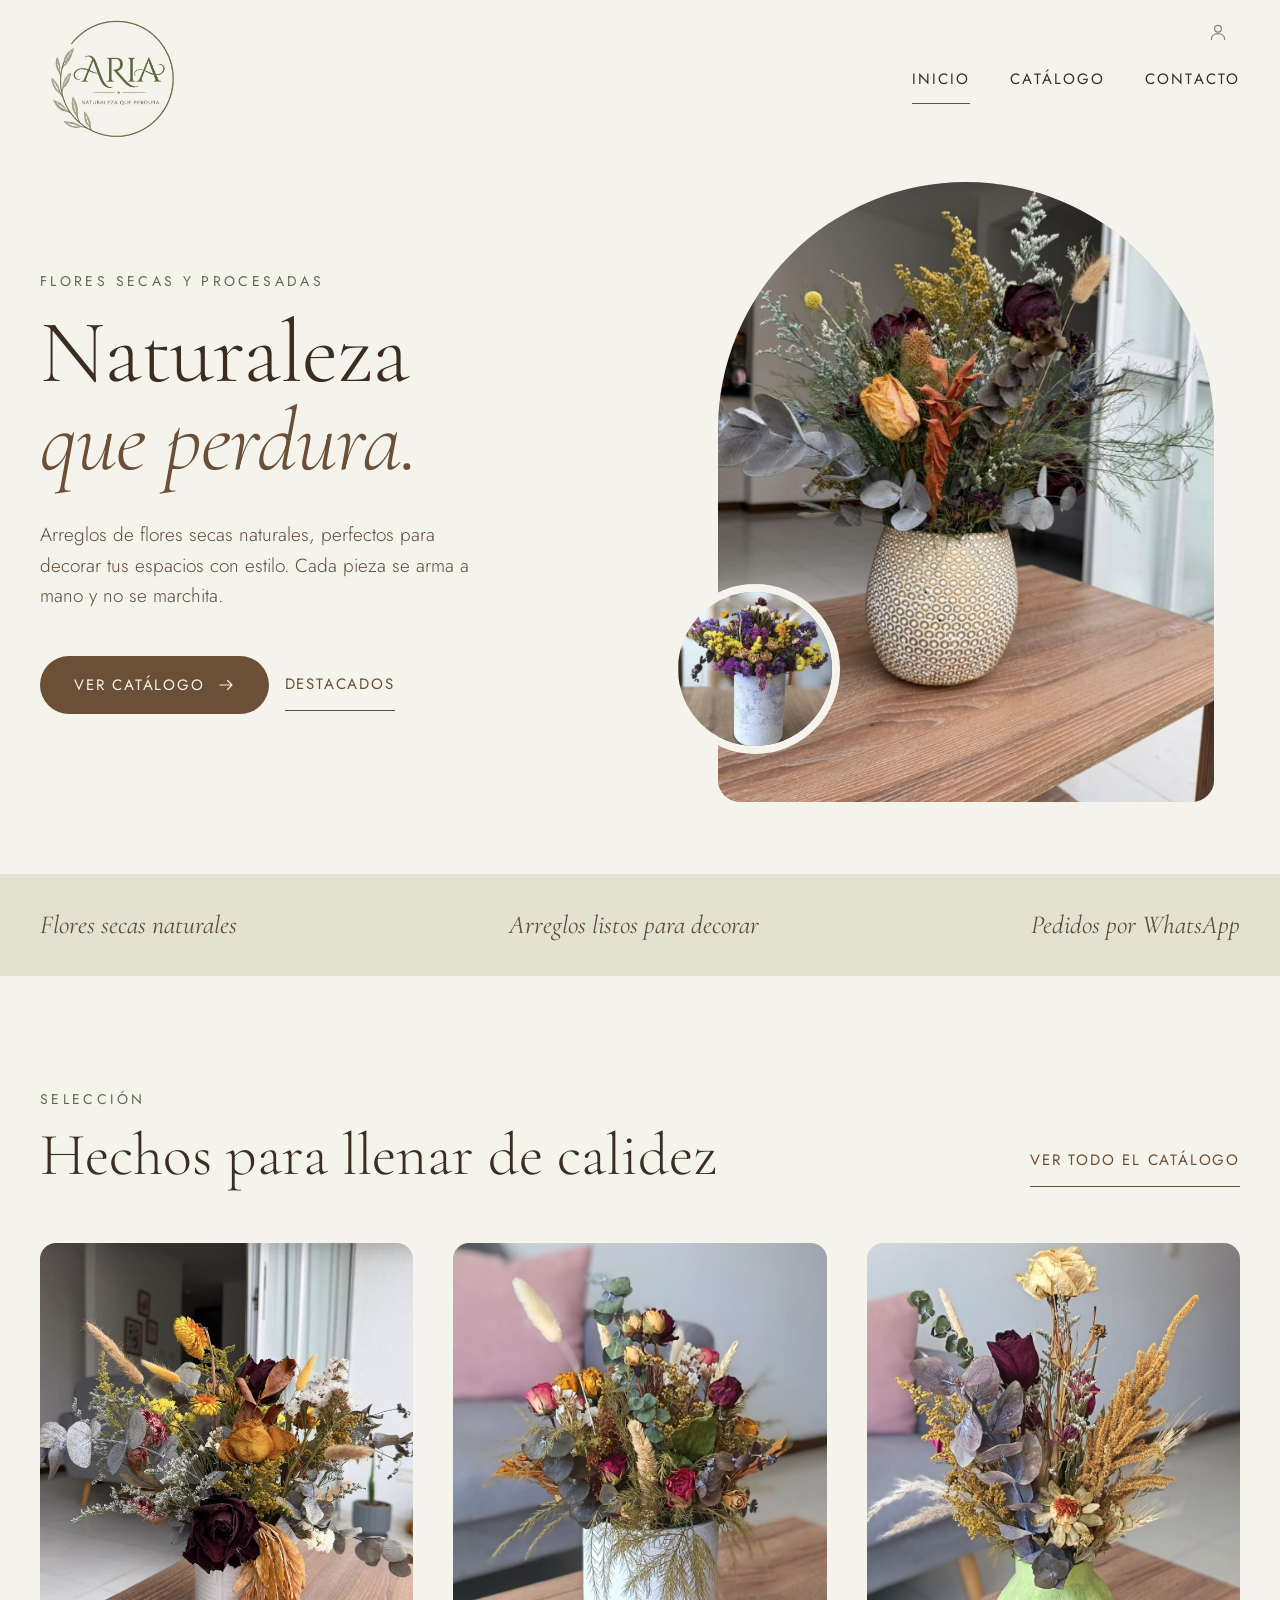
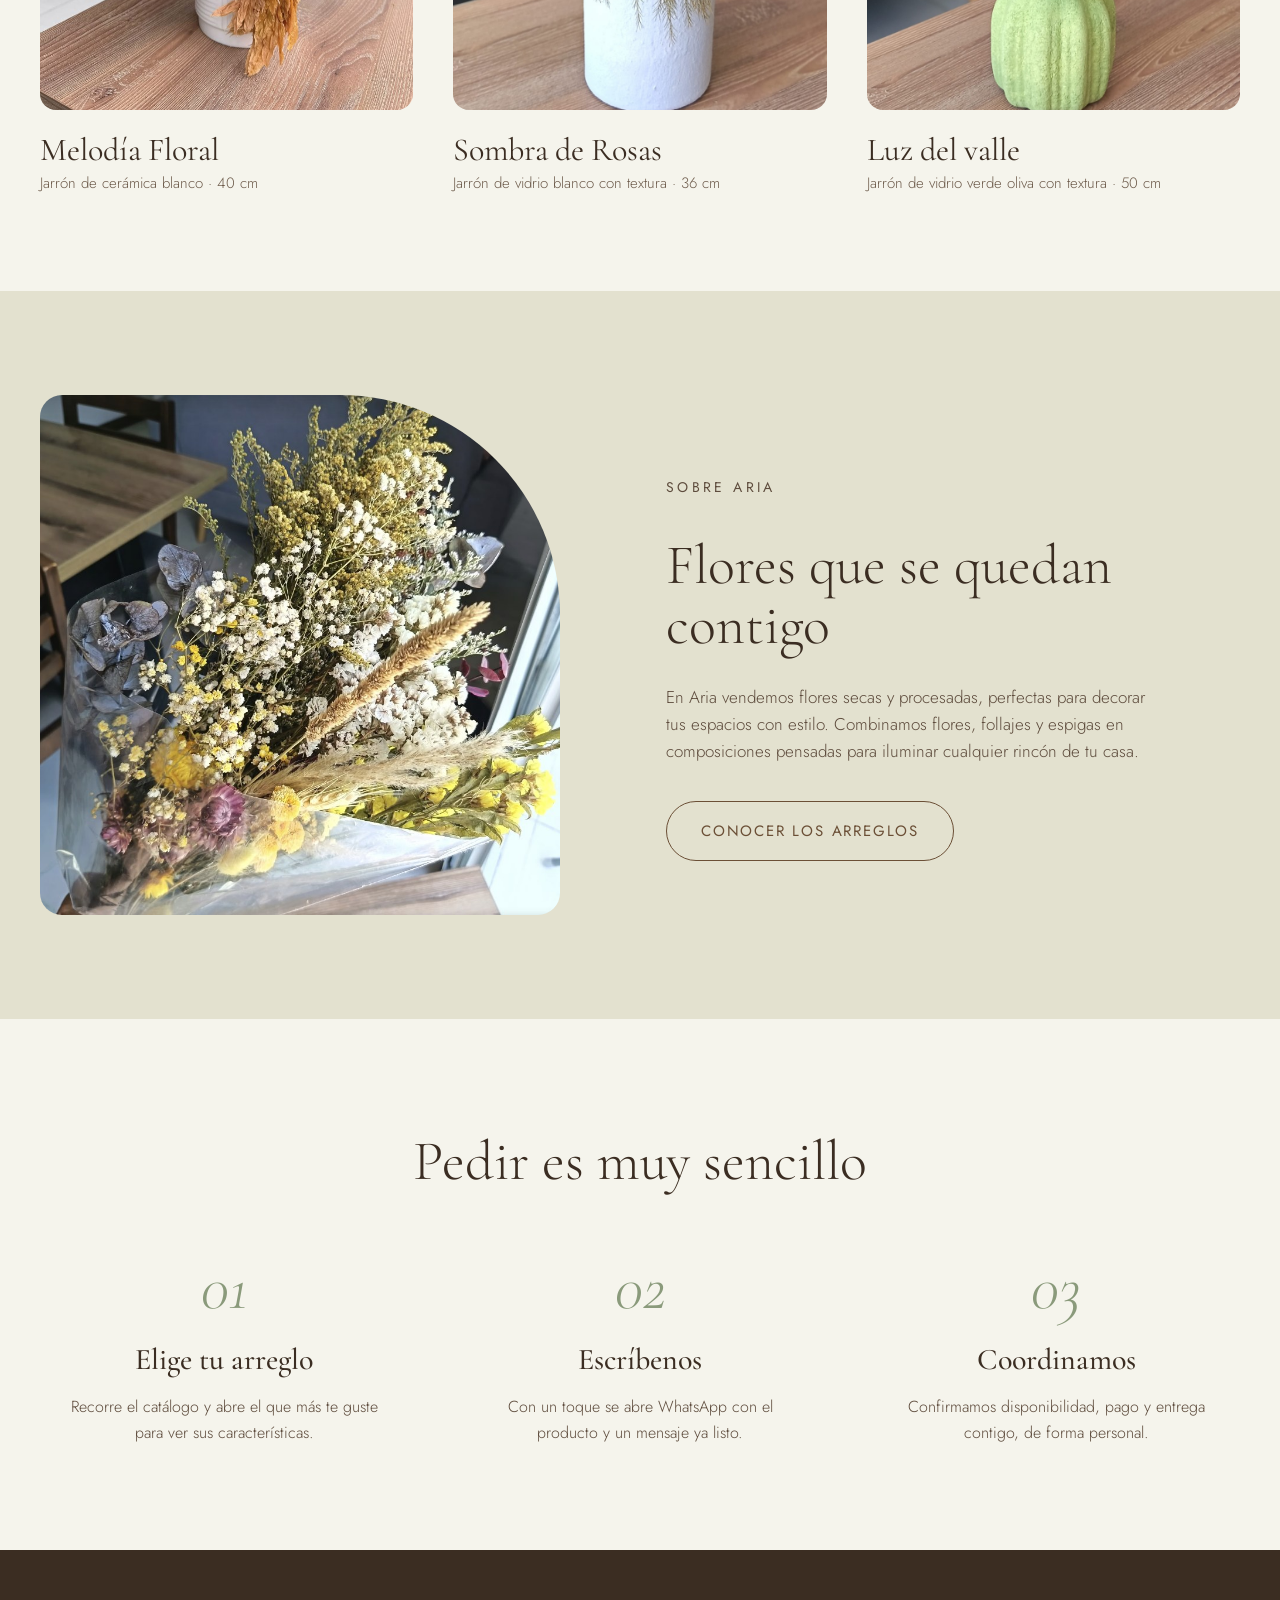
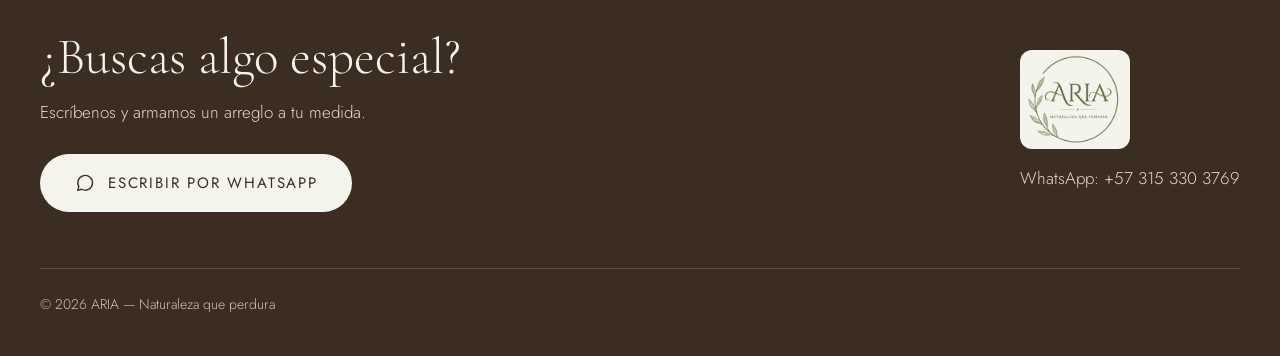
<file: public/index.html>
<!doctype html>
<html lang="es">
<head>
<meta charset="utf-8">
<meta name="viewport" content="width=device-width, initial-scale=1">
<title>ARIA — Naturaleza que perdura</title>
<meta name="description" content="Flores secas y procesadas, perfectas para decorar tus espacios con estilo.">
<meta property="og:type" content="website">
<meta property="og:site_name" content="ARIA">
<meta property="og:title" content="ARIA — Naturaleza que perdura">
<meta property="og:description" content="Flores secas y procesadas, perfectas para decorar tus espacios con estilo.">
<meta property="og:image" content="https://aria-flowers.com/img/dulce-ocre.jpg">
<meta property="og:url" content="https://aria-flowers.com/">
<meta name="twitter:card" content="summary_large_image">
<link rel="icon" href="img/aria-logo.png">
<link rel="preconnect" href="https://fonts.googleapis.com">
<link rel="preconnect" href="https://fonts.gstatic.com" crossorigin>
<link rel="stylesheet" href="https://fonts.googleapis.com/css2?family=Cormorant+Garamond:ital,wght@0,300;0,400;0,500;1,300;1,400&family=Jost:wght@300;400;500&display=swap">
<link rel="stylesheet" href="styles.css">
</head>
<body>
<header class="wrap site-header">
<a class="logo" href="index.html" aria-label="ARIA, inicio"><img src="img/aria-logo.png" alt=""></a>
<nav class="nav" aria-label="Principal">
<a href="index.html" class="on">Inicio</a>
<a href="catalogo.html">Catálogo</a>
<a href="#contacto">Contacto</a>
</nav>
<a class="admin-link" href="admin/" aria-label="Administrar" title="Administrar" rel="nofollow"><svg width="20" height="20" viewBox="0 0 24 24" fill="none" stroke="currentColor" stroke-width="1.5" stroke-linecap="round" stroke-linejoin="round" aria-hidden="true"><circle cx="12" cy="8" r="4"/><path d="M4 21c0-4.4 3.6-7 8-7s8 2.6 8 7"/></svg></a>
</header>
<main>
<section class="wrap hero">
<div class="hero-text">
<p class="eyebrow">Flores secas y procesadas</p>
<h1>Naturaleza<br><em>que perdura.</em></h1>
<p class="lead">Arreglos de flores secas naturales, perfectos para decorar tus espacios con estilo. Cada pieza se arma a mano y no se marchita.</p>
<div class="hero-cta">
<a class="btn" href="catalogo.html">Ver catálogo <svg width="18" height="18" viewBox="0 0 24 24" fill="none" stroke="currentColor" stroke-width="1.5" stroke-linecap="round" stroke-linejoin="round" aria-hidden="true"><path d="M4 12h16M14 6l6 6-6 6"/></svg></a>
<a class="link-u" href="#destacados">Destacados</a>
</div>
</div>
<div class="hero-art"><div class="hero-frame">
<div class="arch"><img src="img/dulce-ocre.jpg" alt="Dulce Ocre: Jarrón de cerámica dorado ocre · 45 cm"></div>
<div class="dot"><img src="img/amor-primaveral.jpg" alt="Amor primaveral"></div>
</div></div>
</section>

<section class="band" aria-label="Valores"><div class="wrap">
<span>Flores secas naturales</span><span>Arreglos listos para decorar</span><span>Pedidos por WhatsApp</span>
</div></section>

<section class="wrap section" id="destacados">
<div class="section-head">
<div><p class="eyebrow" style="margin-bottom:14px">Selección</p><h2>Hechos para llenar de calidez</h2></div>
<a class="link-u" href="catalogo.html">Ver todo el catálogo</a>
</div>
<div class="grid">
<a class="card" href="p/melodia-floral.html" data-cat="jarron">
<div class="ph"><img src="img/melodia-floral.jpg" alt="Melodía Floral: Jarrón de cerámica blanco · 40 cm" loading="lazy"></div>
<h3>Melodía Floral</h3>
<p>Jarrón de cerámica blanco · 40 cm</p>
</a>
<a class="card" href="p/sombra-de-rosas.html" data-cat="jarron">
<div class="ph"><img src="img/sombra-de-rosas.jpg" alt="Sombra de Rosas: Jarrón de vidrio blanco con textura · 36 cm" loading="lazy"></div>
<h3>Sombra de Rosas</h3>
<p>Jarrón de vidrio blanco con textura · 36 cm</p>
</a>
<a class="card" href="p/luz-del-valle.html" data-cat="jarron">
<div class="ph"><img src="img/luz-del-valle-1.jpg" alt="Luz del valle: Jarrón de vidrio verde oliva con textura · 50 cm" loading="lazy"></div>
<h3>Luz del valle</h3>
<p>Jarrón de vidrio verde oliva con textura · 50 cm</p>
</a>
</div>
</section>

<section class="about"><div class="wrap">
<div class="pic"><div><img src="img/eternidad-dorada-1.jpg" alt="Eternidad dorada: Ramo de flores secas y follajes" loading="lazy"></div></div>
<div class="txt">
<p class="eyebrow">Sobre Aria</p>
<h2>Flores que se quedan contigo</h2>
<p>En Aria vendemos flores secas y procesadas, perfectas para decorar tus espacios con estilo. Combinamos flores, follajes y espigas en composiciones pensadas para iluminar cualquier rincón de tu casa.</p>
<a class="btn btn-outline" href="catalogo.html">Conocer los arreglos</a>
</div>
</div></section>

<section class="wrap section steps" style="padding-top:112px;padding-bottom:104px">
<h2>Pedir es muy sencillo</h2>
<div class="row">
<div class="step"><div class="n">01</div><h3>Elige tu arreglo</h3><p>Recorre el catálogo y abre el que más te guste para ver sus características.</p></div>
<div class="step"><div class="n">02</div><h3>Escríbenos</h3><p>Con un toque se abre WhatsApp con el producto y un mensaje ya listo.</p></div>
<div class="step"><div class="n">03</div><h3>Coordinamos</h3><p>Confirmamos disponibilidad, pago y entrega contigo, de forma personal.</p></div>
</div>
</section>
</main>
<footer class="site-footer" id="contacto">
<div class="wrap">
<div class="top">
<div>
<h2>¿Buscas algo especial?</h2>
<p>Escríbenos y armamos un arreglo a tu medida.</p>
<a class="btn btn-light" href="https://wa.me/573153303769?text=Hola%2C%20vi%20su%20p%C3%A1gina%20y%20quisiera%20informaci%C3%B3n%20sobre%20un%20arreglo." target="_blank" rel="noopener"><svg width="22" height="22" viewBox="0 0 24 24" fill="none" stroke="currentColor" stroke-width="1.5" stroke-linecap="round" stroke-linejoin="round" aria-hidden="true"><path d="M4 20l1.3-4.2A8 8 0 1 1 8.4 18.8z"/></svg> Escribir por WhatsApp</a>
</div>
<div>
<img src="img/aria-logo.png" alt="ARIA, Naturaleza que perdura">
<p class="tel">WhatsApp: +57 315 330 3769</p>
</div>
</div>
<div class="copy">© 2026 ARIA — Naturaleza que perdura</div>
</div>
</footer>
</body>
</html>
</file>
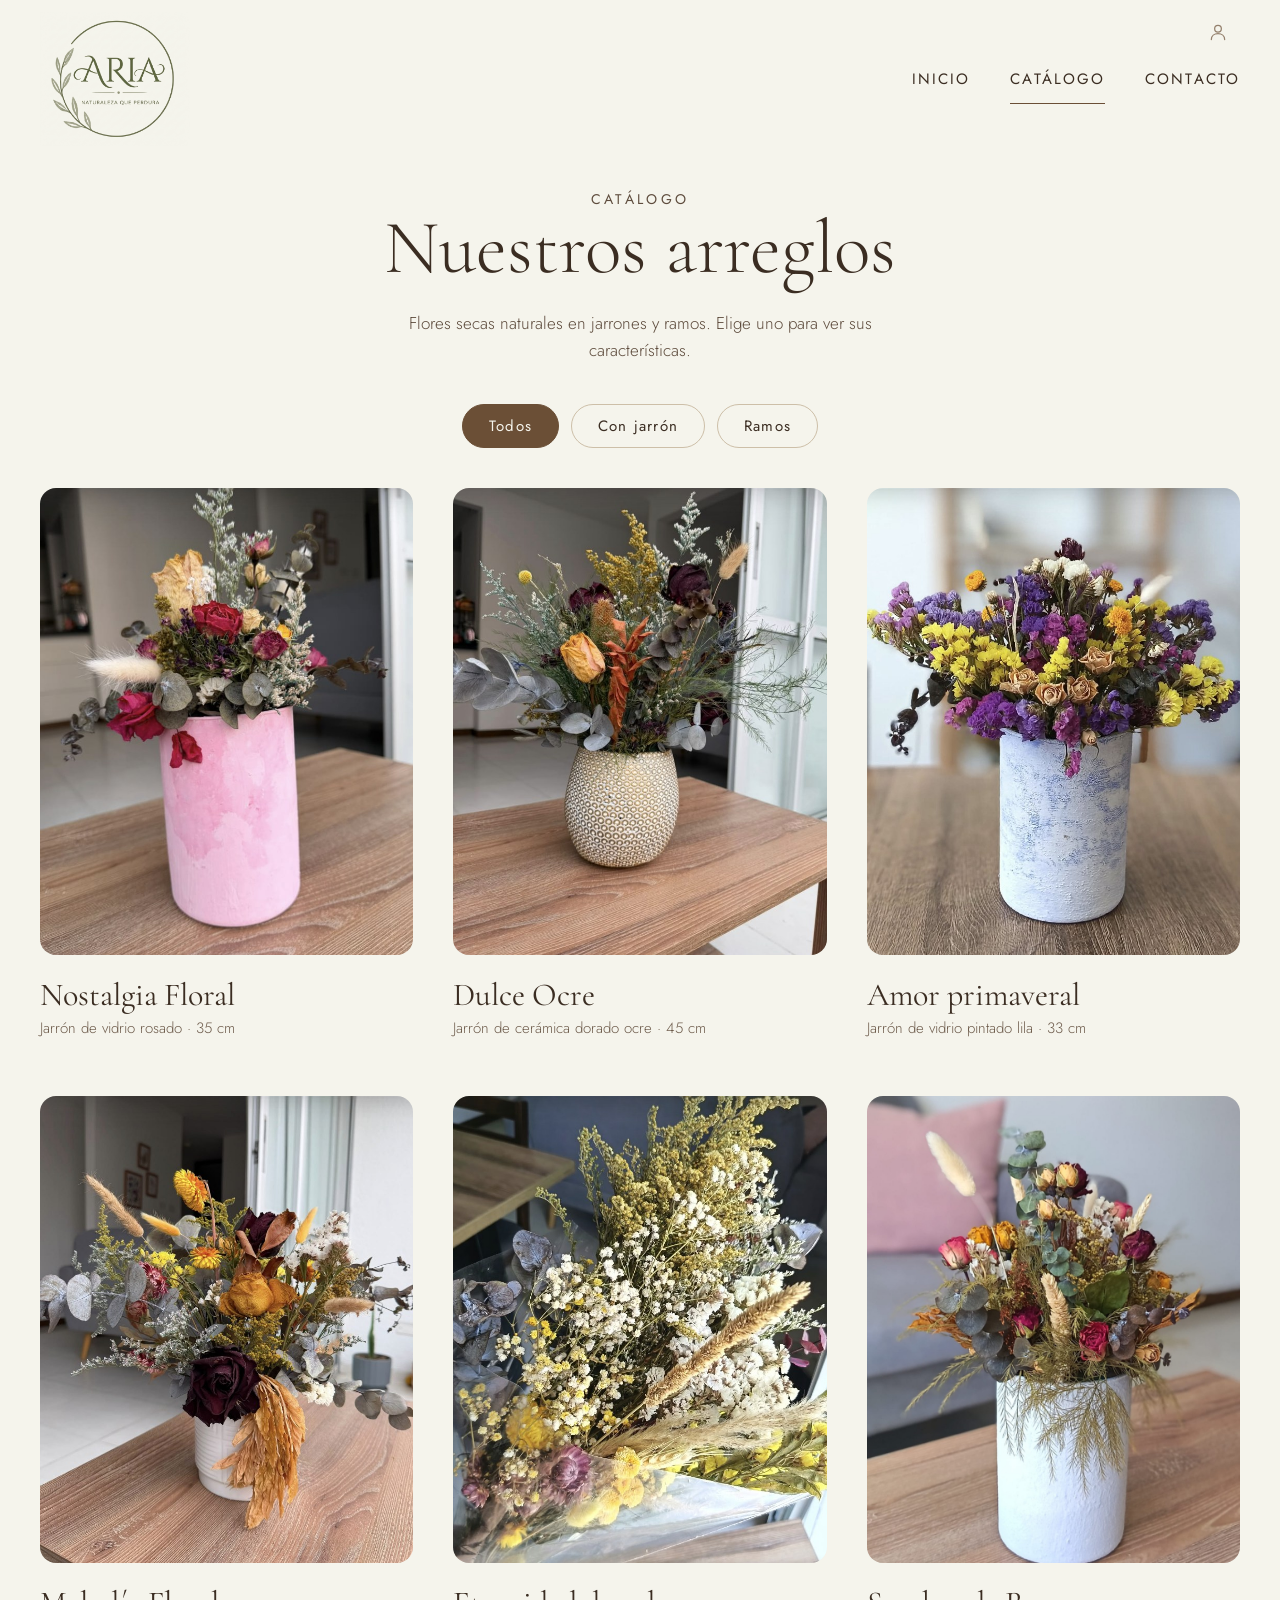
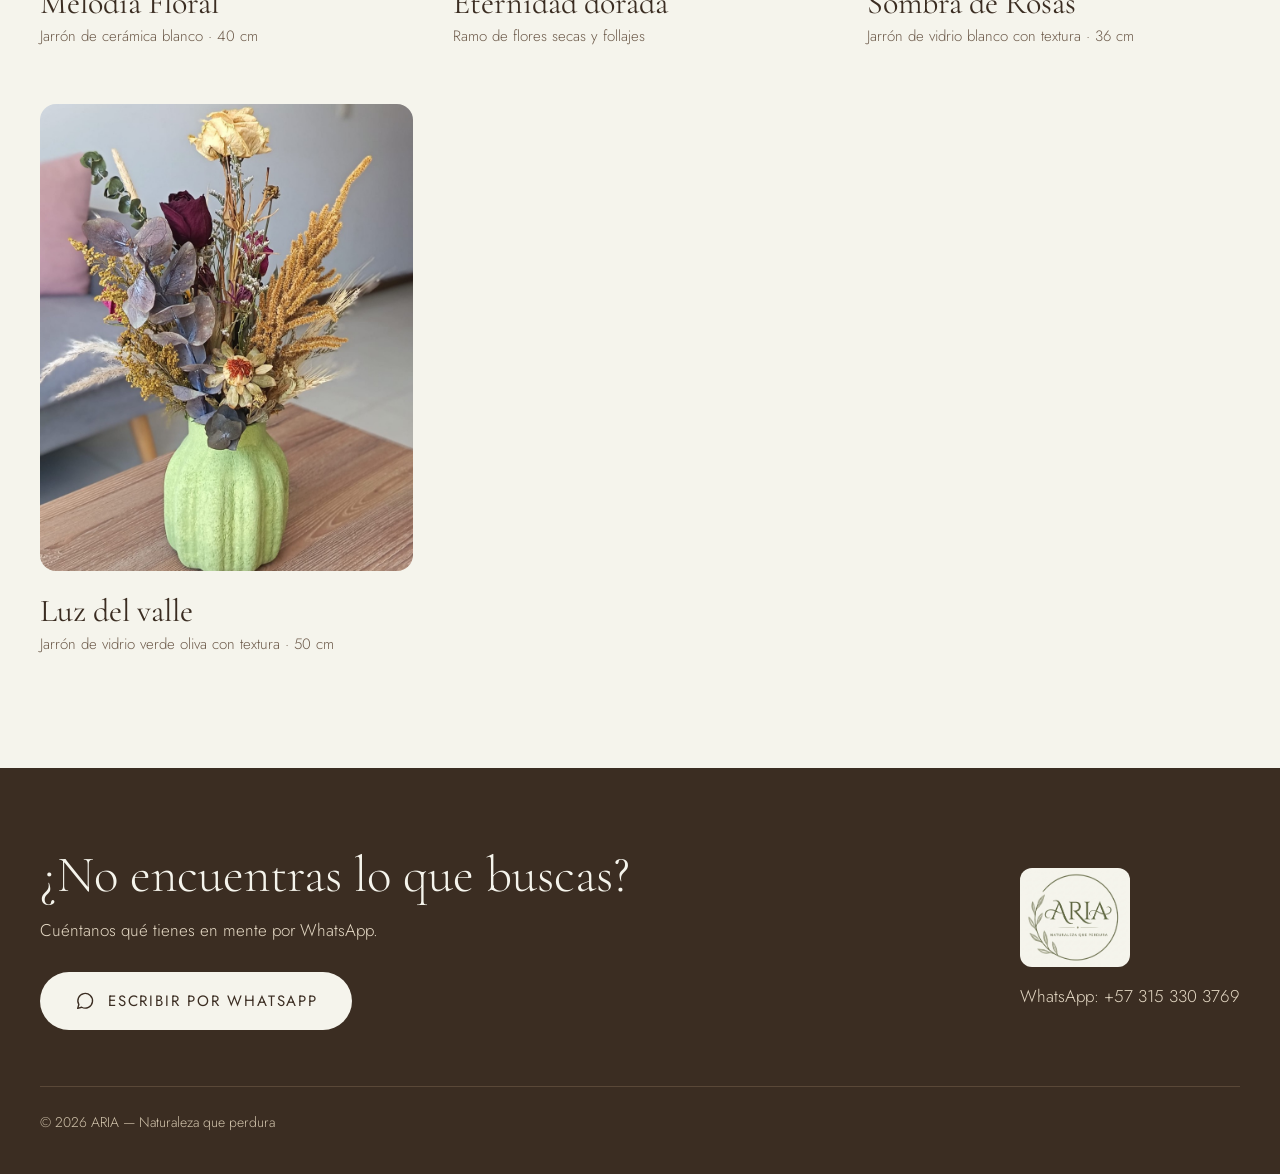
<file: public/catalogo.html>
<!doctype html>
<html lang="es">
<head>
<meta charset="utf-8">
<meta name="viewport" content="width=device-width, initial-scale=1">
<title>Catálogo — ARIA</title>
<meta name="description" content="Arreglos de flores secas naturales en jarrones y ramos.">
<meta property="og:type" content="website">
<meta property="og:site_name" content="ARIA">
<meta property="og:title" content="Catálogo — ARIA">
<meta property="og:description" content="Arreglos de flores secas naturales en jarrones y ramos.">
<meta property="og:image" content="https://aria-flowers.com/img/nostalgia-floral.jpg">
<meta property="og:url" content="https://aria-flowers.com/catalogo">
<meta name="twitter:card" content="summary_large_image">
<link rel="icon" href="img/aria-logo.png">
<link rel="preconnect" href="https://fonts.googleapis.com">
<link rel="preconnect" href="https://fonts.gstatic.com" crossorigin>
<link rel="stylesheet" href="https://fonts.googleapis.com/css2?family=Cormorant+Garamond:ital,wght@0,300;0,400;0,500;1,300;1,400&family=Jost:wght@300;400;500&display=swap">
<link rel="stylesheet" href="styles.css">
</head>
<body>
<header class="wrap site-header">
<a class="logo" href="index.html" aria-label="ARIA, inicio"><img src="img/aria-logo.png" alt=""></a>
<nav class="nav" aria-label="Principal">
<a href="index.html">Inicio</a>
<a href="catalogo.html" class="on">Catálogo</a>
<a href="#contacto">Contacto</a>
</nav>
<a class="admin-link" href="admin/" aria-label="Administrar" title="Administrar" rel="nofollow"><svg width="20" height="20" viewBox="0 0 24 24" fill="none" stroke="currentColor" stroke-width="1.5" stroke-linecap="round" stroke-linejoin="round" aria-hidden="true"><circle cx="12" cy="8" r="4"/><path d="M4 21c0-4.4 3.6-7 8-7s8 2.6 8 7"/></svg></a>
</header>
<main>
<section class="wrap page-title">
<p class="eyebrow">Catálogo</p>
<h1>Nuestros arreglos</h1>
<p>Flores secas naturales en jarrones y ramos. Elige uno para ver sus características.</p>
</section>
<div class="wrap chips" role="group" aria-label="Filtrar por tipo">
<button class="chip" type="button" data-f="todos" aria-pressed="true">Todos</button>
<button class="chip" type="button" data-f="jarron" aria-pressed="false">Con jarrón</button>
<button class="chip" type="button" data-f="ramo" aria-pressed="false">Ramos</button>
</div>
<section class="wrap catalog"><div class="grid" id="lista">
<a class="card" href="p/nostalgia-floral.html" data-cat="jarron">
<div class="ph"><img src="img/nostalgia-floral.jpg" alt="Nostalgia Floral: Jarrón de vidrio rosado · 35 cm" loading="lazy"></div>
<h3>Nostalgia Floral</h3>
<p>Jarrón de vidrio rosado · 35 cm</p>
</a>
<a class="card" href="p/dulce-ocre.html" data-cat="jarron">
<div class="ph"><img src="img/dulce-ocre.jpg" alt="Dulce Ocre: Jarrón de cerámica dorado ocre · 45 cm" loading="lazy"></div>
<h3>Dulce Ocre</h3>
<p>Jarrón de cerámica dorado ocre · 45 cm</p>
</a>
<a class="card" href="p/amor-primaveral.html" data-cat="jarron">
<div class="ph"><img src="img/amor-primaveral.jpg" alt="Amor primaveral: Jarrón de vidrio pintado lila · 33 cm" loading="lazy"></div>
<h3>Amor primaveral</h3>
<p>Jarrón de vidrio pintado lila · 33 cm</p>
</a>
<a class="card" href="p/melodia-floral.html" data-cat="jarron">
<div class="ph"><img src="img/melodia-floral.jpg" alt="Melodía Floral: Jarrón de cerámica blanco · 40 cm" loading="lazy"></div>
<h3>Melodía Floral</h3>
<p>Jarrón de cerámica blanco · 40 cm</p>
</a>
<a class="card" href="p/eternidad-dorada.html" data-cat="ramo">
<div class="ph"><img src="img/eternidad-dorada-1.jpg" alt="Eternidad dorada: Ramo de flores secas y follajes" loading="lazy"></div>
<h3>Eternidad dorada</h3>
<p>Ramo de flores secas y follajes</p>
</a>
<a class="card" href="p/sombra-de-rosas.html" data-cat="jarron">
<div class="ph"><img src="img/sombra-de-rosas.jpg" alt="Sombra de Rosas: Jarrón de vidrio blanco con textura · 36 cm" loading="lazy"></div>
<h3>Sombra de Rosas</h3>
<p>Jarrón de vidrio blanco con textura · 36 cm</p>
</a>
<a class="card" href="p/luz-del-valle.html" data-cat="jarron">
<div class="ph"><img src="img/luz-del-valle-1.jpg" alt="Luz del valle: Jarrón de vidrio verde oliva con textura · 50 cm" loading="lazy"></div>
<h3>Luz del valle</h3>
<p>Jarrón de vidrio verde oliva con textura · 50 cm</p>
</a>
</div></section>
</main>
<script>
(function(){
  var chips=document.querySelectorAll('.chip'),cards=document.querySelectorAll('#lista .card');
  chips.forEach(function(c){c.addEventListener('click',function(){
    var f=c.getAttribute('data-f');
    chips.forEach(function(x){x.setAttribute('aria-pressed',x===c)});
    cards.forEach(function(k){k.hidden=!(f==='todos'||k.getAttribute('data-cat')===f)});
  })});
})();
</script>
<footer class="site-footer" id="contacto">
<div class="wrap">
<div class="top">
<div>
<h2>¿No encuentras lo que buscas?</h2>
<p>Cuéntanos qué tienes en mente por WhatsApp.</p>
<a class="btn btn-light" href="https://wa.me/573153303769?text=Hola%2C%20vi%20su%20p%C3%A1gina%20y%20quisiera%20informaci%C3%B3n%20sobre%20un%20arreglo." target="_blank" rel="noopener"><svg width="22" height="22" viewBox="0 0 24 24" fill="none" stroke="currentColor" stroke-width="1.5" stroke-linecap="round" stroke-linejoin="round" aria-hidden="true"><path d="M4 20l1.3-4.2A8 8 0 1 1 8.4 18.8z"/></svg> Escribir por WhatsApp</a>
</div>
<div>
<img src="img/aria-logo.png" alt="ARIA, Naturaleza que perdura">
<p class="tel">WhatsApp: +57 315 330 3769</p>
</div>
</div>
<div class="copy">© 2026 ARIA — Naturaleza que perdura</div>
</div>
</footer>
</body>
</html>
</file>
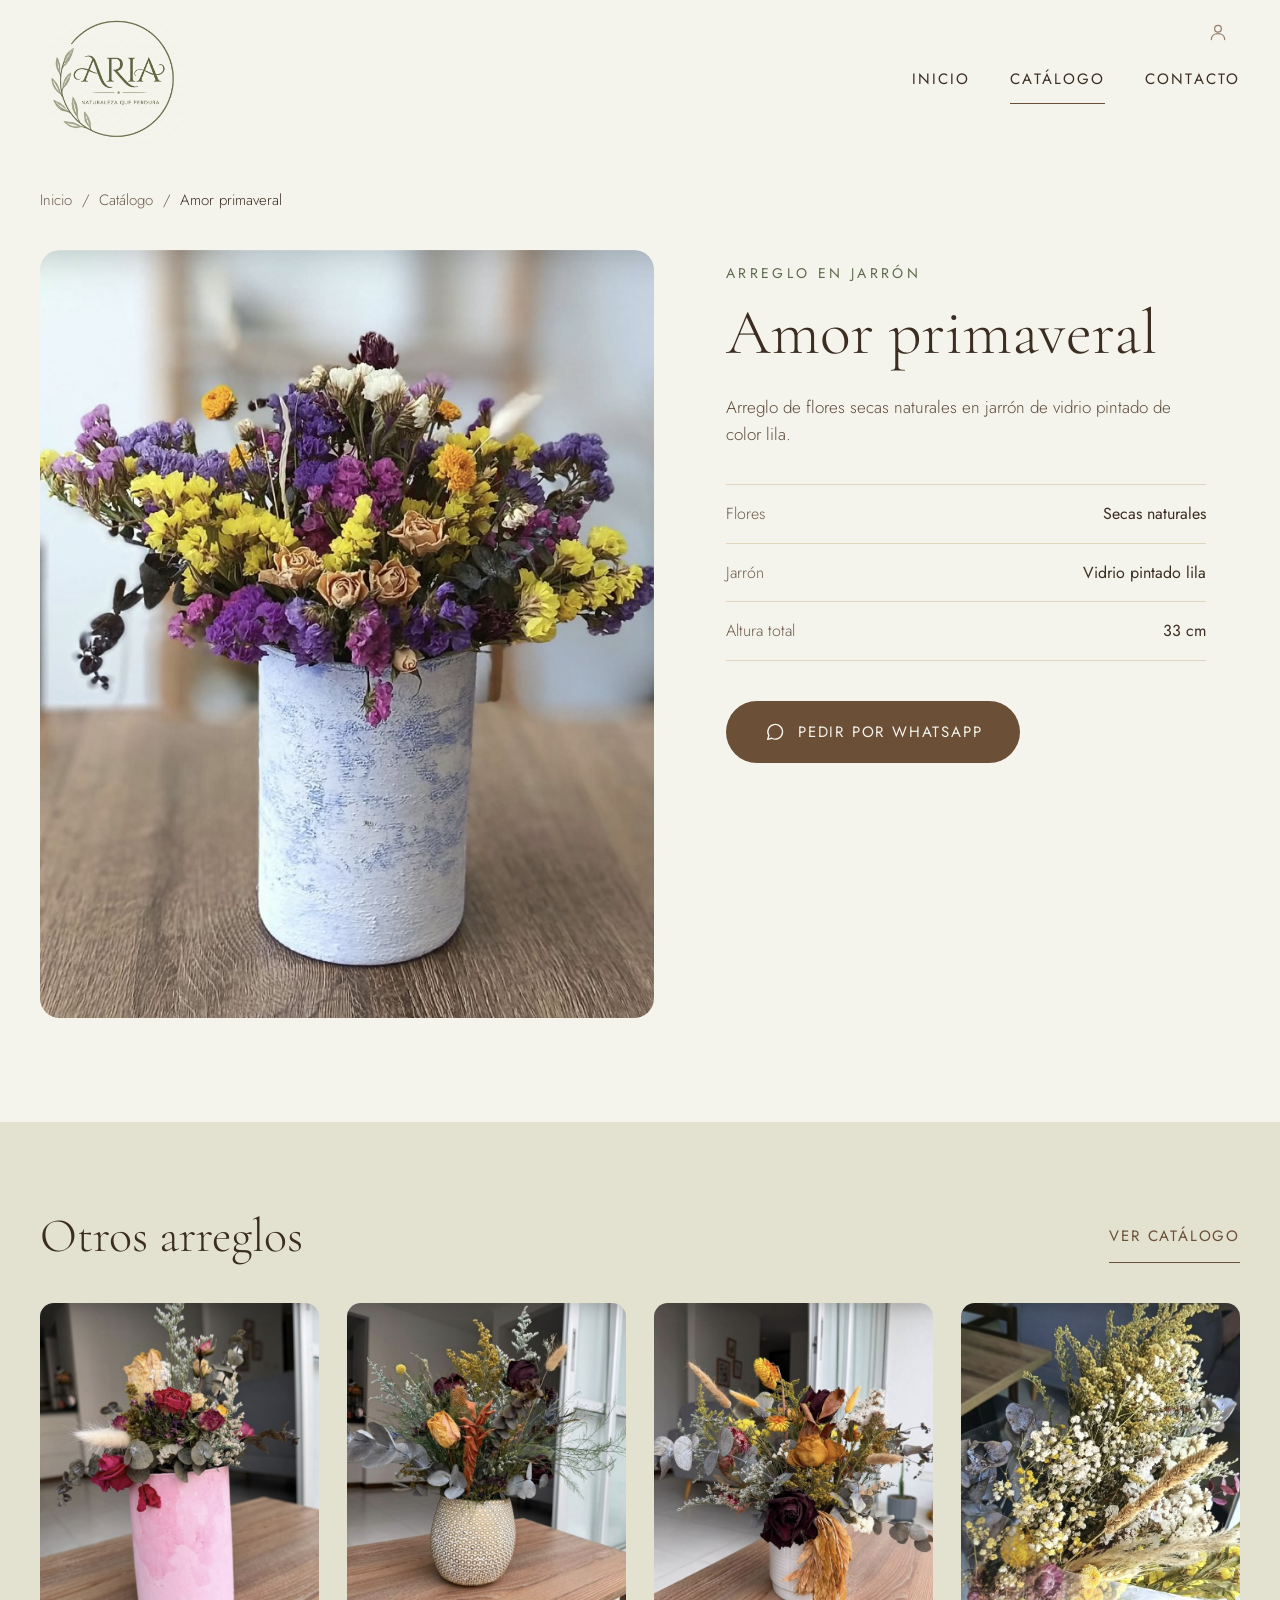
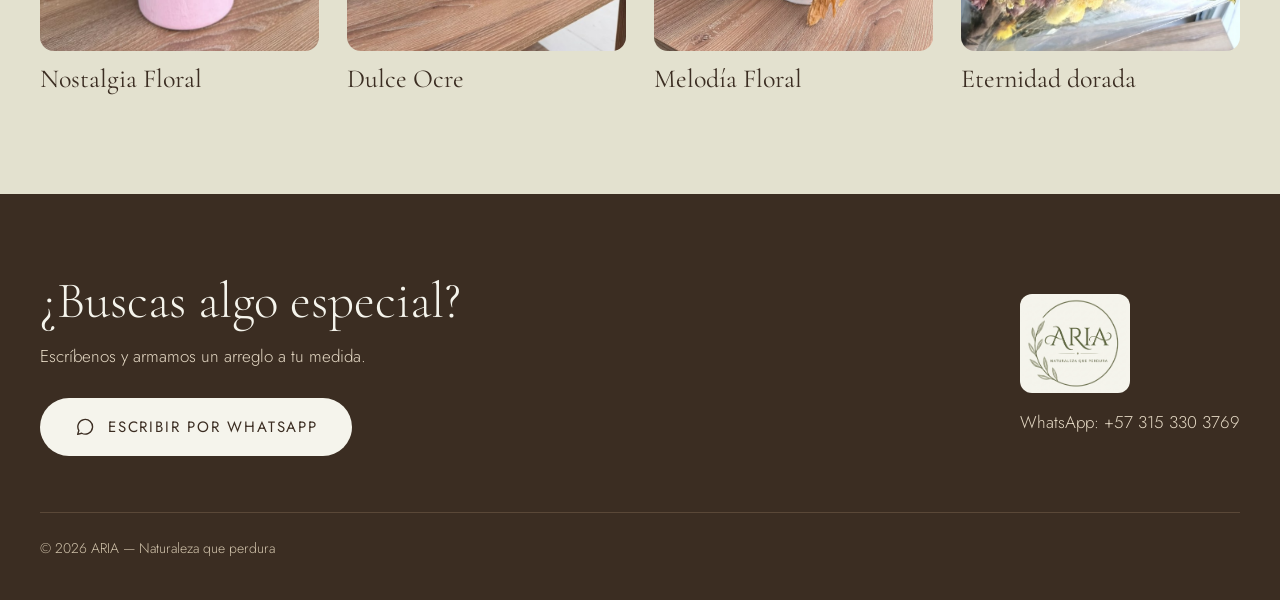
<file: public/p/amor-primaveral.html>
<!doctype html>
<html lang="es">
<head>
<meta charset="utf-8">
<meta name="viewport" content="width=device-width, initial-scale=1">
<title>Amor primaveral — ARIA</title>
<meta name="description" content="Arreglo de flores secas naturales en jarrón de vidrio pintado de color lila.">
<meta property="og:type" content="website">
<meta property="og:site_name" content="ARIA">
<meta property="og:title" content="Amor primaveral — ARIA">
<meta property="og:description" content="Arreglo de flores secas naturales en jarrón de vidrio pintado de color lila.">
<meta property="og:image" content="https://aria-flowers.com/img/amor-primaveral.jpg">
<meta property="og:url" content="https://aria-flowers.com/p/amor-primaveral">
<meta name="twitter:card" content="summary_large_image">
<link rel="icon" href="../img/aria-logo.png">
<link rel="preconnect" href="https://fonts.googleapis.com">
<link rel="preconnect" href="https://fonts.gstatic.com" crossorigin>
<link rel="stylesheet" href="https://fonts.googleapis.com/css2?family=Cormorant+Garamond:ital,wght@0,300;0,400;0,500;1,300;1,400&family=Jost:wght@300;400;500&display=swap">
<link rel="stylesheet" href="../styles.css">
</head>
<body>
<header class="wrap site-header">
<a class="logo" href="../index.html" aria-label="ARIA, inicio"><img src="../img/aria-logo.png" alt=""></a>
<nav class="nav" aria-label="Principal">
<a href="../index.html">Inicio</a>
<a href="../catalogo.html" class="on">Catálogo</a>
<a href="#contacto">Contacto</a>
</nav>
<a class="admin-link" href="../admin/" aria-label="Administrar" title="Administrar" rel="nofollow"><svg width="20" height="20" viewBox="0 0 24 24" fill="none" stroke="currentColor" stroke-width="1.5" stroke-linecap="round" stroke-linejoin="round" aria-hidden="true"><circle cx="12" cy="8" r="4"/><path d="M4 21c0-4.4 3.6-7 8-7s8 2.6 8 7"/></svg></a>
</header>
<main>
<nav class="wrap crumbs" aria-label="Ruta"><a href="../index.html">Inicio</a> &nbsp;/&nbsp; <a href="../catalogo.html">Catálogo</a> &nbsp;/&nbsp; <span>Amor primaveral</span></nav>
<section class="wrap detail">
<div class="gallery">
<div class="main"><img id="foto" src="../img/amor-primaveral.jpg" alt="Amor primaveral: Jarrón de vidrio pintado lila · 33 cm"></div>

</div>
<div class="info">
<p class="eyebrow">Arreglo en jarrón</p>
<h1>Amor primaveral</h1>
<p class="desc">Arreglo de flores secas naturales en jarrón de vidrio pintado de color lila.</p>
<dl class="specs">
<div><dt>Flores</dt><dd>Secas naturales</dd></div>
<div><dt>Jarrón</dt><dd>Vidrio pintado lila</dd></div>
<div><dt>Altura total</dt><dd>33 cm</dd></div>
</dl>
<a class="btn btn-lg" href="https://wa.me/573153303769?text=Hola%2C%20vi%20este%20producto%20en%20tu%20p%C3%A1gina%3A%20Amor%20primaveral.%20Me%20interesa%2C%20%C2%BFme%20das%20m%C3%A1s%20informaci%C3%B3n%3F%0Ahttps%3A%2F%2Faria-flowers.com%2Fp%2Famor-primaveral" target="_blank" rel="noopener"><svg width="22" height="22" viewBox="0 0 24 24" fill="none" stroke="currentColor" stroke-width="1.5" stroke-linecap="round" stroke-linejoin="round" aria-hidden="true"><path d="M4 20l1.3-4.2A8 8 0 1 1 8.4 18.8z"/></svg> Pedir por WhatsApp</a>
</div>
</section>
<section class="others"><div class="wrap">
<div class="head"><h2>Otros arreglos</h2><a class="link-u" href="../catalogo.html">Ver catálogo</a></div>
<div class="row">
<a class="card" href="nostalgia-floral.html"><div class="ph"><img src="../img/nostalgia-floral.jpg" alt="Nostalgia Floral" loading="lazy"></div><h3>Nostalgia Floral</h3></a>
<a class="card" href="dulce-ocre.html"><div class="ph"><img src="../img/dulce-ocre.jpg" alt="Dulce Ocre" loading="lazy"></div><h3>Dulce Ocre</h3></a>
<a class="card" href="melodia-floral.html"><div class="ph"><img src="../img/melodia-floral.jpg" alt="Melodía Floral" loading="lazy"></div><h3>Melodía Floral</h3></a>
<a class="card" href="eternidad-dorada.html"><div class="ph"><img src="../img/eternidad-dorada-1.jpg" alt="Eternidad dorada" loading="lazy"></div><h3>Eternidad dorada</h3></a>
</div>
</div></section>
</main>

<footer class="site-footer" id="contacto">
<div class="wrap">
<div class="top">
<div>
<h2>¿Buscas algo especial?</h2>
<p>Escríbenos y armamos un arreglo a tu medida.</p>
<a class="btn btn-light" href="https://wa.me/573153303769?text=Hola%2C%20vi%20su%20p%C3%A1gina%20y%20quisiera%20informaci%C3%B3n%20sobre%20un%20arreglo." target="_blank" rel="noopener"><svg width="22" height="22" viewBox="0 0 24 24" fill="none" stroke="currentColor" stroke-width="1.5" stroke-linecap="round" stroke-linejoin="round" aria-hidden="true"><path d="M4 20l1.3-4.2A8 8 0 1 1 8.4 18.8z"/></svg> Escribir por WhatsApp</a>
</div>
<div>
<img src="../img/aria-logo.png" alt="ARIA, Naturaleza que perdura">
<p class="tel">WhatsApp: +57 315 330 3769</p>
</div>
</div>
<div class="copy">© 2026 ARIA — Naturaleza que perdura</div>
</div>
</footer>
</body>
</html>
</file>
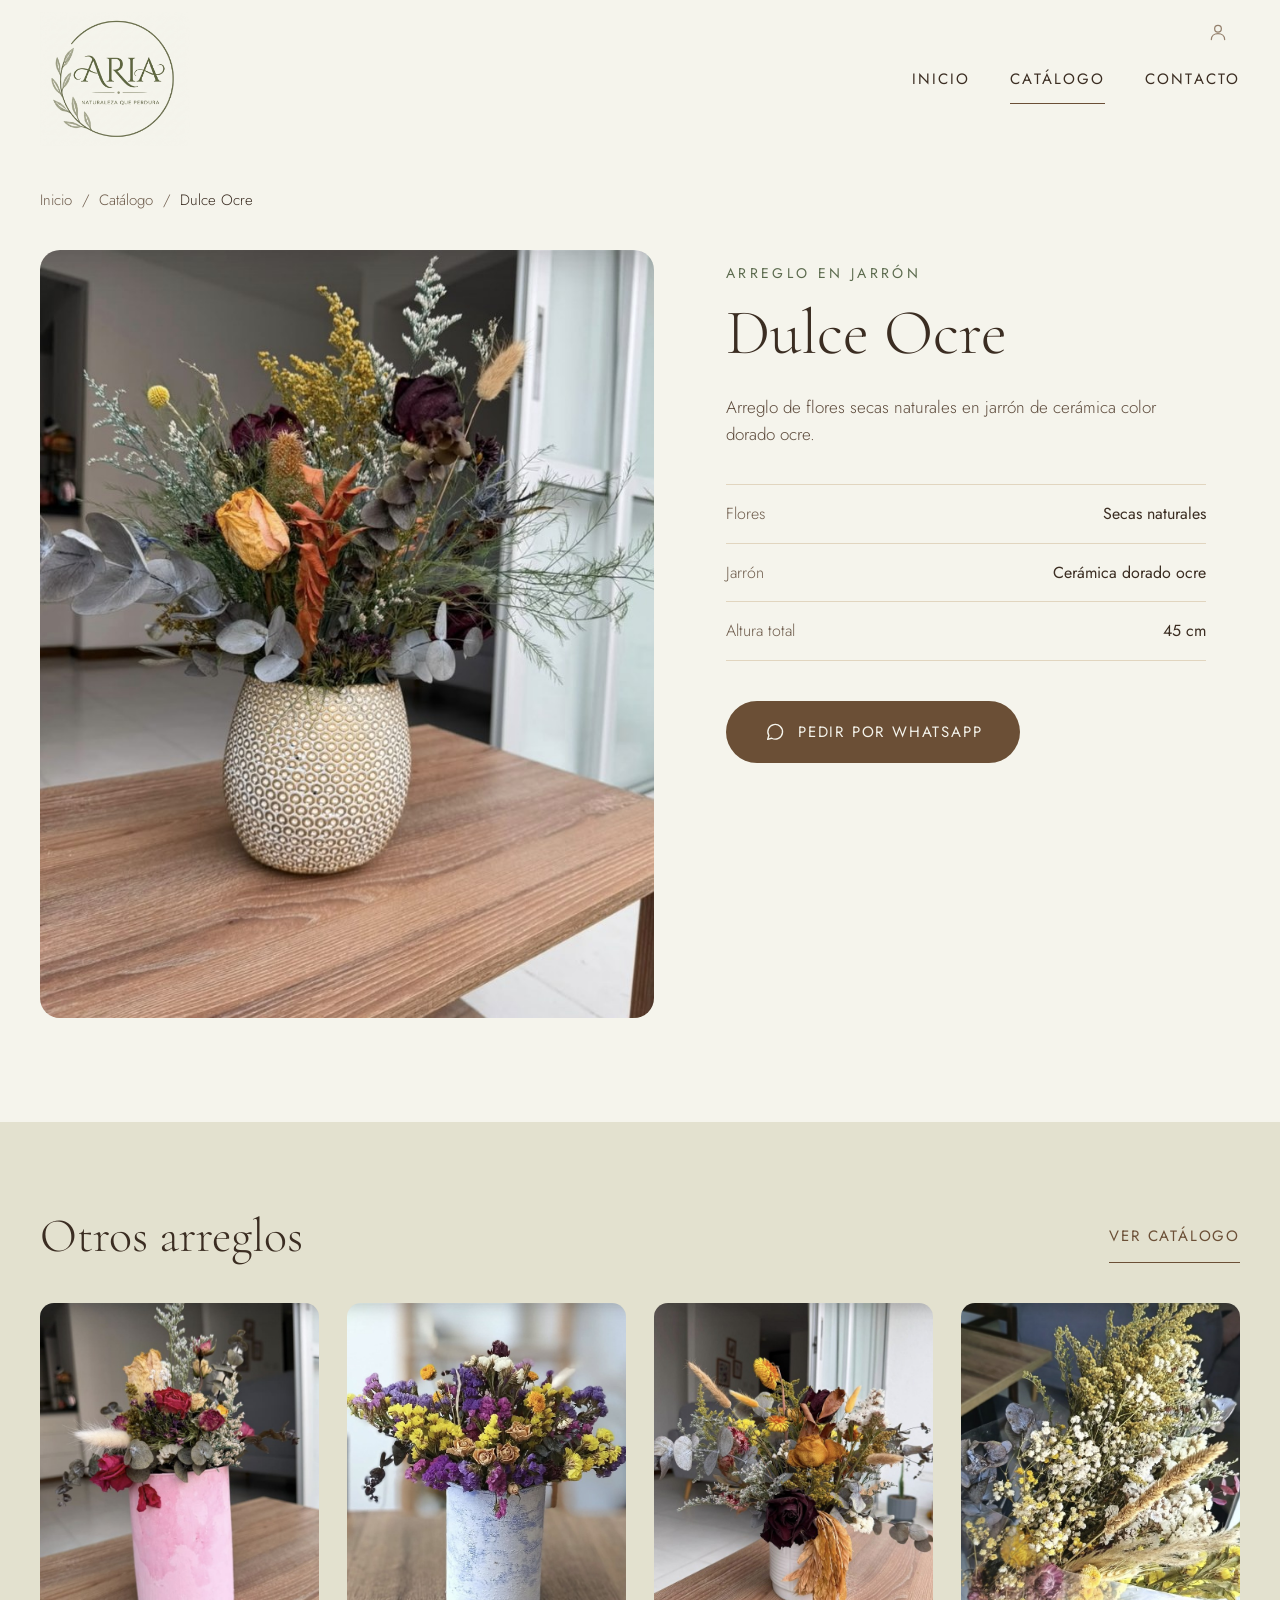
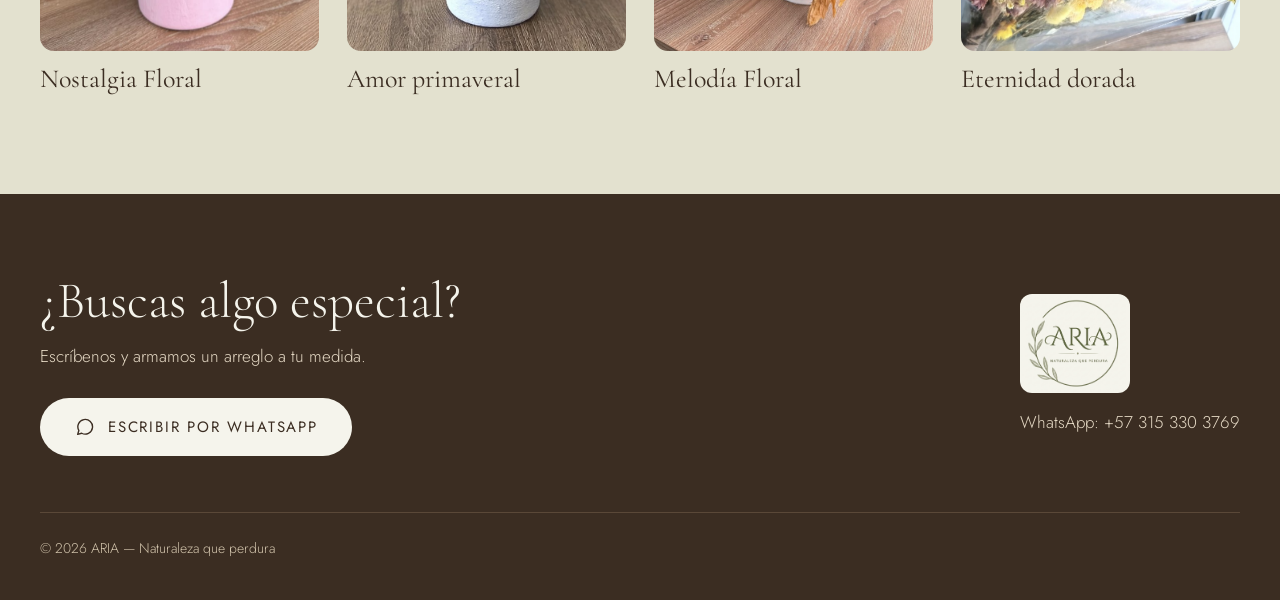
<file: public/p/dulce-ocre.html>
<!doctype html>
<html lang="es">
<head>
<meta charset="utf-8">
<meta name="viewport" content="width=device-width, initial-scale=1">
<title>Dulce Ocre — ARIA</title>
<meta name="description" content="Arreglo de flores secas naturales en jarrón de cerámica color dorado ocre.">
<meta property="og:type" content="website">
<meta property="og:site_name" content="ARIA">
<meta property="og:title" content="Dulce Ocre — ARIA">
<meta property="og:description" content="Arreglo de flores secas naturales en jarrón de cerámica color dorado ocre.">
<meta property="og:image" content="https://aria-flowers.com/img/dulce-ocre.jpg">
<meta property="og:url" content="https://aria-flowers.com/p/dulce-ocre">
<meta name="twitter:card" content="summary_large_image">
<link rel="icon" href="../img/aria-logo.png">
<link rel="preconnect" href="https://fonts.googleapis.com">
<link rel="preconnect" href="https://fonts.gstatic.com" crossorigin>
<link rel="stylesheet" href="https://fonts.googleapis.com/css2?family=Cormorant+Garamond:ital,wght@0,300;0,400;0,500;1,300;1,400&family=Jost:wght@300;400;500&display=swap">
<link rel="stylesheet" href="../styles.css">
</head>
<body>
<header class="wrap site-header">
<a class="logo" href="../index.html" aria-label="ARIA, inicio"><img src="../img/aria-logo.png" alt=""></a>
<nav class="nav" aria-label="Principal">
<a href="../index.html">Inicio</a>
<a href="../catalogo.html" class="on">Catálogo</a>
<a href="#contacto">Contacto</a>
</nav>
<a class="admin-link" href="../admin/" aria-label="Administrar" title="Administrar" rel="nofollow"><svg width="20" height="20" viewBox="0 0 24 24" fill="none" stroke="currentColor" stroke-width="1.5" stroke-linecap="round" stroke-linejoin="round" aria-hidden="true"><circle cx="12" cy="8" r="4"/><path d="M4 21c0-4.4 3.6-7 8-7s8 2.6 8 7"/></svg></a>
</header>
<main>
<nav class="wrap crumbs" aria-label="Ruta"><a href="../index.html">Inicio</a> &nbsp;/&nbsp; <a href="../catalogo.html">Catálogo</a> &nbsp;/&nbsp; <span>Dulce Ocre</span></nav>
<section class="wrap detail">
<div class="gallery">
<div class="main"><img id="foto" src="../img/dulce-ocre.jpg" alt="Dulce Ocre: Jarrón de cerámica dorado ocre · 45 cm"></div>

</div>
<div class="info">
<p class="eyebrow">Arreglo en jarrón</p>
<h1>Dulce Ocre</h1>
<p class="desc">Arreglo de flores secas naturales en jarrón de cerámica color dorado ocre.</p>
<dl class="specs">
<div><dt>Flores</dt><dd>Secas naturales</dd></div>
<div><dt>Jarrón</dt><dd>Cerámica dorado ocre</dd></div>
<div><dt>Altura total</dt><dd>45 cm</dd></div>
</dl>
<a class="btn btn-lg" href="https://wa.me/573153303769?text=Hola%2C%20vi%20este%20producto%20en%20tu%20p%C3%A1gina%3A%20Dulce%20Ocre.%20Me%20interesa%2C%20%C2%BFme%20das%20m%C3%A1s%20informaci%C3%B3n%3F%0Ahttps%3A%2F%2Faria-flowers.com%2Fp%2Fdulce-ocre" target="_blank" rel="noopener"><svg width="22" height="22" viewBox="0 0 24 24" fill="none" stroke="currentColor" stroke-width="1.5" stroke-linecap="round" stroke-linejoin="round" aria-hidden="true"><path d="M4 20l1.3-4.2A8 8 0 1 1 8.4 18.8z"/></svg> Pedir por WhatsApp</a>
</div>
</section>
<section class="others"><div class="wrap">
<div class="head"><h2>Otros arreglos</h2><a class="link-u" href="../catalogo.html">Ver catálogo</a></div>
<div class="row">
<a class="card" href="nostalgia-floral.html"><div class="ph"><img src="../img/nostalgia-floral.jpg" alt="Nostalgia Floral" loading="lazy"></div><h3>Nostalgia Floral</h3></a>
<a class="card" href="amor-primaveral.html"><div class="ph"><img src="../img/amor-primaveral.jpg" alt="Amor primaveral" loading="lazy"></div><h3>Amor primaveral</h3></a>
<a class="card" href="melodia-floral.html"><div class="ph"><img src="../img/melodia-floral.jpg" alt="Melodía Floral" loading="lazy"></div><h3>Melodía Floral</h3></a>
<a class="card" href="eternidad-dorada.html"><div class="ph"><img src="../img/eternidad-dorada-1.jpg" alt="Eternidad dorada" loading="lazy"></div><h3>Eternidad dorada</h3></a>
</div>
</div></section>
</main>

<footer class="site-footer" id="contacto">
<div class="wrap">
<div class="top">
<div>
<h2>¿Buscas algo especial?</h2>
<p>Escríbenos y armamos un arreglo a tu medida.</p>
<a class="btn btn-light" href="https://wa.me/573153303769?text=Hola%2C%20vi%20su%20p%C3%A1gina%20y%20quisiera%20informaci%C3%B3n%20sobre%20un%20arreglo." target="_blank" rel="noopener"><svg width="22" height="22" viewBox="0 0 24 24" fill="none" stroke="currentColor" stroke-width="1.5" stroke-linecap="round" stroke-linejoin="round" aria-hidden="true"><path d="M4 20l1.3-4.2A8 8 0 1 1 8.4 18.8z"/></svg> Escribir por WhatsApp</a>
</div>
<div>
<img src="../img/aria-logo.png" alt="ARIA, Naturaleza que perdura">
<p class="tel">WhatsApp: +57 315 330 3769</p>
</div>
</div>
<div class="copy">© 2026 ARIA — Naturaleza que perdura</div>
</div>
</footer>
</body>
</html>
</file>
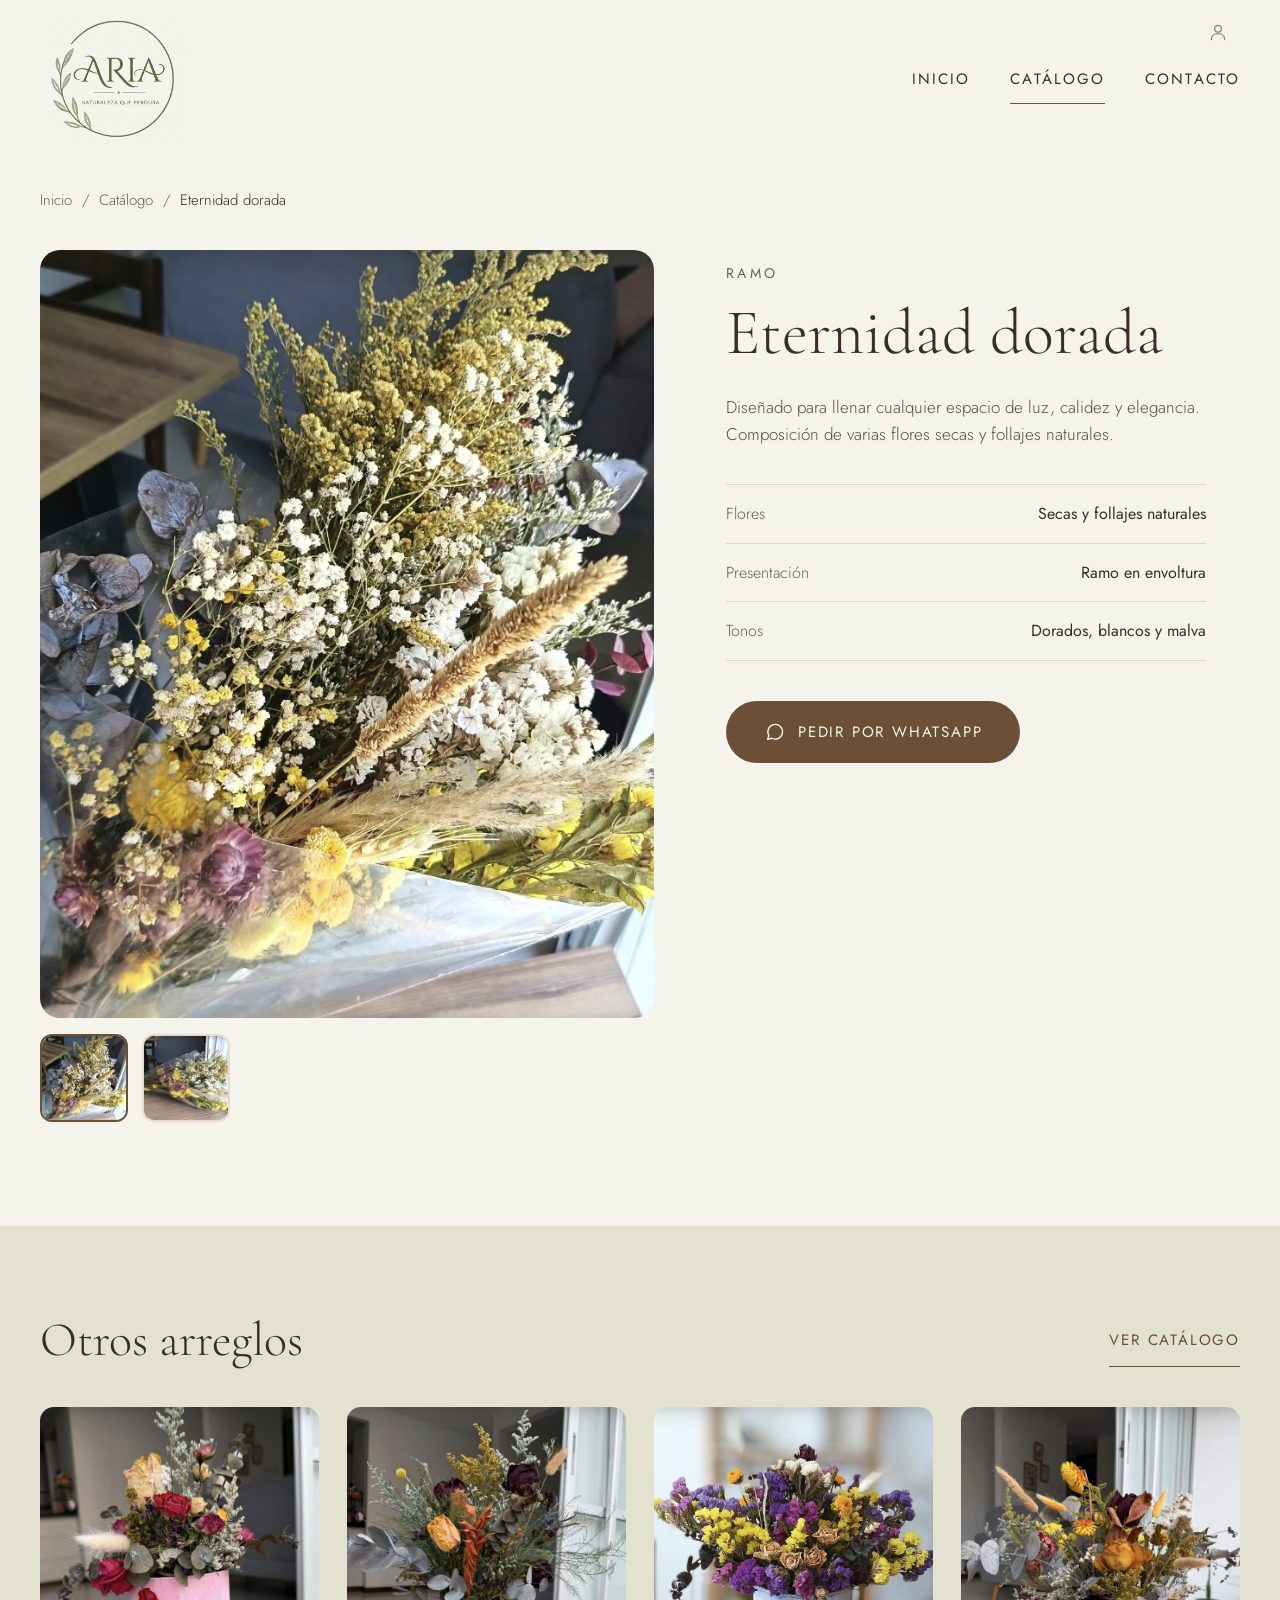
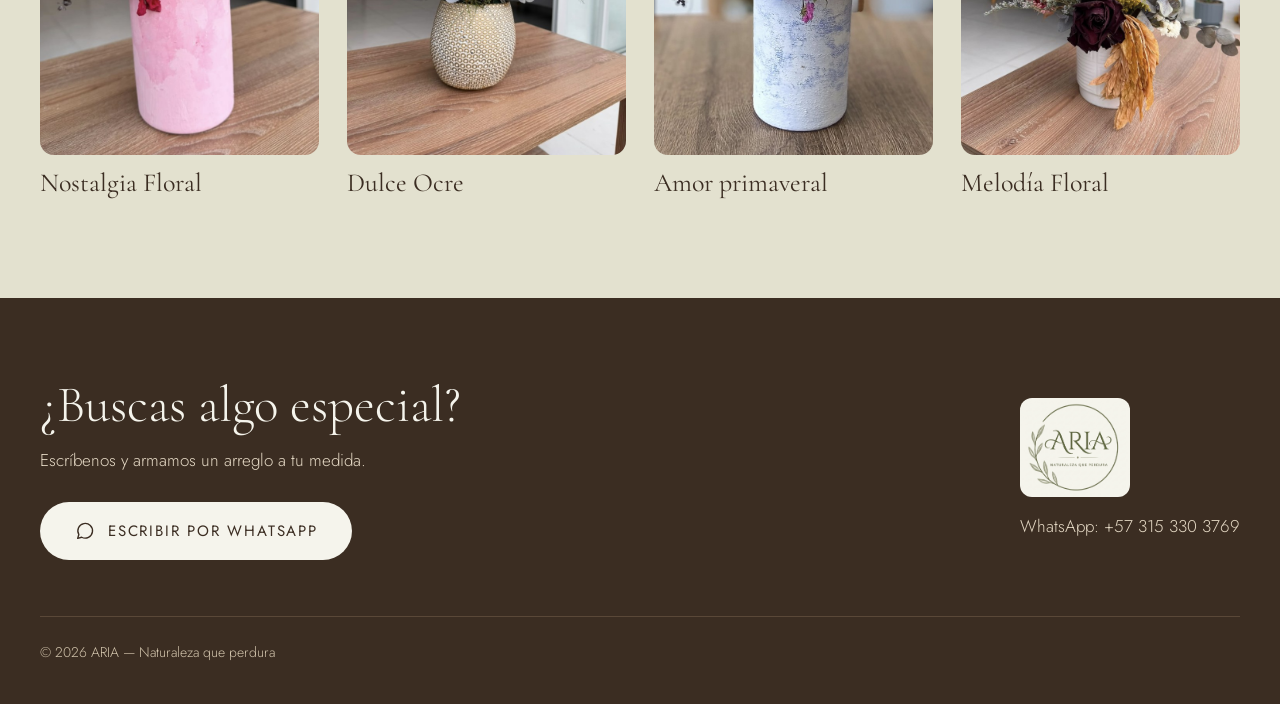
<file: public/p/eternidad-dorada.html>
<!doctype html>
<html lang="es">
<head>
<meta charset="utf-8">
<meta name="viewport" content="width=device-width, initial-scale=1">
<title>Eternidad dorada — ARIA</title>
<meta name="description" content="Diseñado para llenar cualquier espacio de luz, calidez y elegancia. Composición de varias flores secas y follajes naturales.">
<meta property="og:type" content="website">
<meta property="og:site_name" content="ARIA">
<meta property="og:title" content="Eternidad dorada — ARIA">
<meta property="og:description" content="Diseñado para llenar cualquier espacio de luz, calidez y elegancia. Composición de varias flores secas y follajes naturales.">
<meta property="og:image" content="https://aria-flowers.com/img/eternidad-dorada-1.jpg">
<meta property="og:url" content="https://aria-flowers.com/p/eternidad-dorada">
<meta name="twitter:card" content="summary_large_image">
<link rel="icon" href="../img/aria-logo.png">
<link rel="preconnect" href="https://fonts.googleapis.com">
<link rel="preconnect" href="https://fonts.gstatic.com" crossorigin>
<link rel="stylesheet" href="https://fonts.googleapis.com/css2?family=Cormorant+Garamond:ital,wght@0,300;0,400;0,500;1,300;1,400&family=Jost:wght@300;400;500&display=swap">
<link rel="stylesheet" href="../styles.css">
</head>
<body>
<header class="wrap site-header">
<a class="logo" href="../index.html" aria-label="ARIA, inicio"><img src="../img/aria-logo.png" alt=""></a>
<nav class="nav" aria-label="Principal">
<a href="../index.html">Inicio</a>
<a href="../catalogo.html" class="on">Catálogo</a>
<a href="#contacto">Contacto</a>
</nav>
<a class="admin-link" href="../admin/" aria-label="Administrar" title="Administrar" rel="nofollow"><svg width="20" height="20" viewBox="0 0 24 24" fill="none" stroke="currentColor" stroke-width="1.5" stroke-linecap="round" stroke-linejoin="round" aria-hidden="true"><circle cx="12" cy="8" r="4"/><path d="M4 21c0-4.4 3.6-7 8-7s8 2.6 8 7"/></svg></a>
</header>
<main>
<nav class="wrap crumbs" aria-label="Ruta"><a href="../index.html">Inicio</a> &nbsp;/&nbsp; <a href="../catalogo.html">Catálogo</a> &nbsp;/&nbsp; <span>Eternidad dorada</span></nav>
<section class="wrap detail">
<div class="gallery">
<div class="main"><img id="foto" src="../img/eternidad-dorada-1.jpg" alt="Eternidad dorada: Ramo de flores secas y follajes"></div>
<div class="thumbs"><button class="thumb" type="button" data-src="../img/eternidad-dorada-1.jpg" aria-label="Ver foto 1" aria-current="true"><img src="../img/eternidad-dorada-1.jpg" alt=""></button><button class="thumb" type="button" data-src="../img/eternidad-dorada-2.jpg" aria-label="Ver foto 2" aria-current="false"><img src="../img/eternidad-dorada-2.jpg" alt=""></button></div>
</div>
<div class="info">
<p class="eyebrow">Ramo</p>
<h1>Eternidad dorada</h1>
<p class="desc">Diseñado para llenar cualquier espacio de luz, calidez y elegancia. Composición de varias flores secas y follajes naturales.</p>
<dl class="specs">
<div><dt>Flores</dt><dd>Secas y follajes naturales</dd></div>
<div><dt>Presentación</dt><dd>Ramo en envoltura</dd></div>
<div><dt>Tonos</dt><dd>Dorados, blancos y malva</dd></div>
</dl>
<a class="btn btn-lg" href="https://wa.me/573153303769?text=Hola%2C%20vi%20este%20producto%20en%20tu%20p%C3%A1gina%3A%20Eternidad%20dorada.%20Me%20interesa%2C%20%C2%BFme%20das%20m%C3%A1s%20informaci%C3%B3n%3F%0Ahttps%3A%2F%2Faria-flowers.com%2Fp%2Feternidad-dorada" target="_blank" rel="noopener"><svg width="22" height="22" viewBox="0 0 24 24" fill="none" stroke="currentColor" stroke-width="1.5" stroke-linecap="round" stroke-linejoin="round" aria-hidden="true"><path d="M4 20l1.3-4.2A8 8 0 1 1 8.4 18.8z"/></svg> Pedir por WhatsApp</a>
</div>
</section>
<section class="others"><div class="wrap">
<div class="head"><h2>Otros arreglos</h2><a class="link-u" href="../catalogo.html">Ver catálogo</a></div>
<div class="row">
<a class="card" href="nostalgia-floral.html"><div class="ph"><img src="../img/nostalgia-floral.jpg" alt="Nostalgia Floral" loading="lazy"></div><h3>Nostalgia Floral</h3></a>
<a class="card" href="dulce-ocre.html"><div class="ph"><img src="../img/dulce-ocre.jpg" alt="Dulce Ocre" loading="lazy"></div><h3>Dulce Ocre</h3></a>
<a class="card" href="amor-primaveral.html"><div class="ph"><img src="../img/amor-primaveral.jpg" alt="Amor primaveral" loading="lazy"></div><h3>Amor primaveral</h3></a>
<a class="card" href="melodia-floral.html"><div class="ph"><img src="../img/melodia-floral.jpg" alt="Melodía Floral" loading="lazy"></div><h3>Melodía Floral</h3></a>
</div>
</div></section>
</main>
<script>
(function(){
  var foto=document.getElementById('foto'),t=document.querySelectorAll('.thumb');
  t.forEach(function(b){b.addEventListener('click',function(){
    foto.src=b.getAttribute('data-src');
    t.forEach(function(x){x.setAttribute('aria-current',x===b)});
  })});
})();
</script>
<footer class="site-footer" id="contacto">
<div class="wrap">
<div class="top">
<div>
<h2>¿Buscas algo especial?</h2>
<p>Escríbenos y armamos un arreglo a tu medida.</p>
<a class="btn btn-light" href="https://wa.me/573153303769?text=Hola%2C%20vi%20su%20p%C3%A1gina%20y%20quisiera%20informaci%C3%B3n%20sobre%20un%20arreglo." target="_blank" rel="noopener"><svg width="22" height="22" viewBox="0 0 24 24" fill="none" stroke="currentColor" stroke-width="1.5" stroke-linecap="round" stroke-linejoin="round" aria-hidden="true"><path d="M4 20l1.3-4.2A8 8 0 1 1 8.4 18.8z"/></svg> Escribir por WhatsApp</a>
</div>
<div>
<img src="../img/aria-logo.png" alt="ARIA, Naturaleza que perdura">
<p class="tel">WhatsApp: +57 315 330 3769</p>
</div>
</div>
<div class="copy">© 2026 ARIA — Naturaleza que perdura</div>
</div>
</footer>
</body>
</html>
</file>
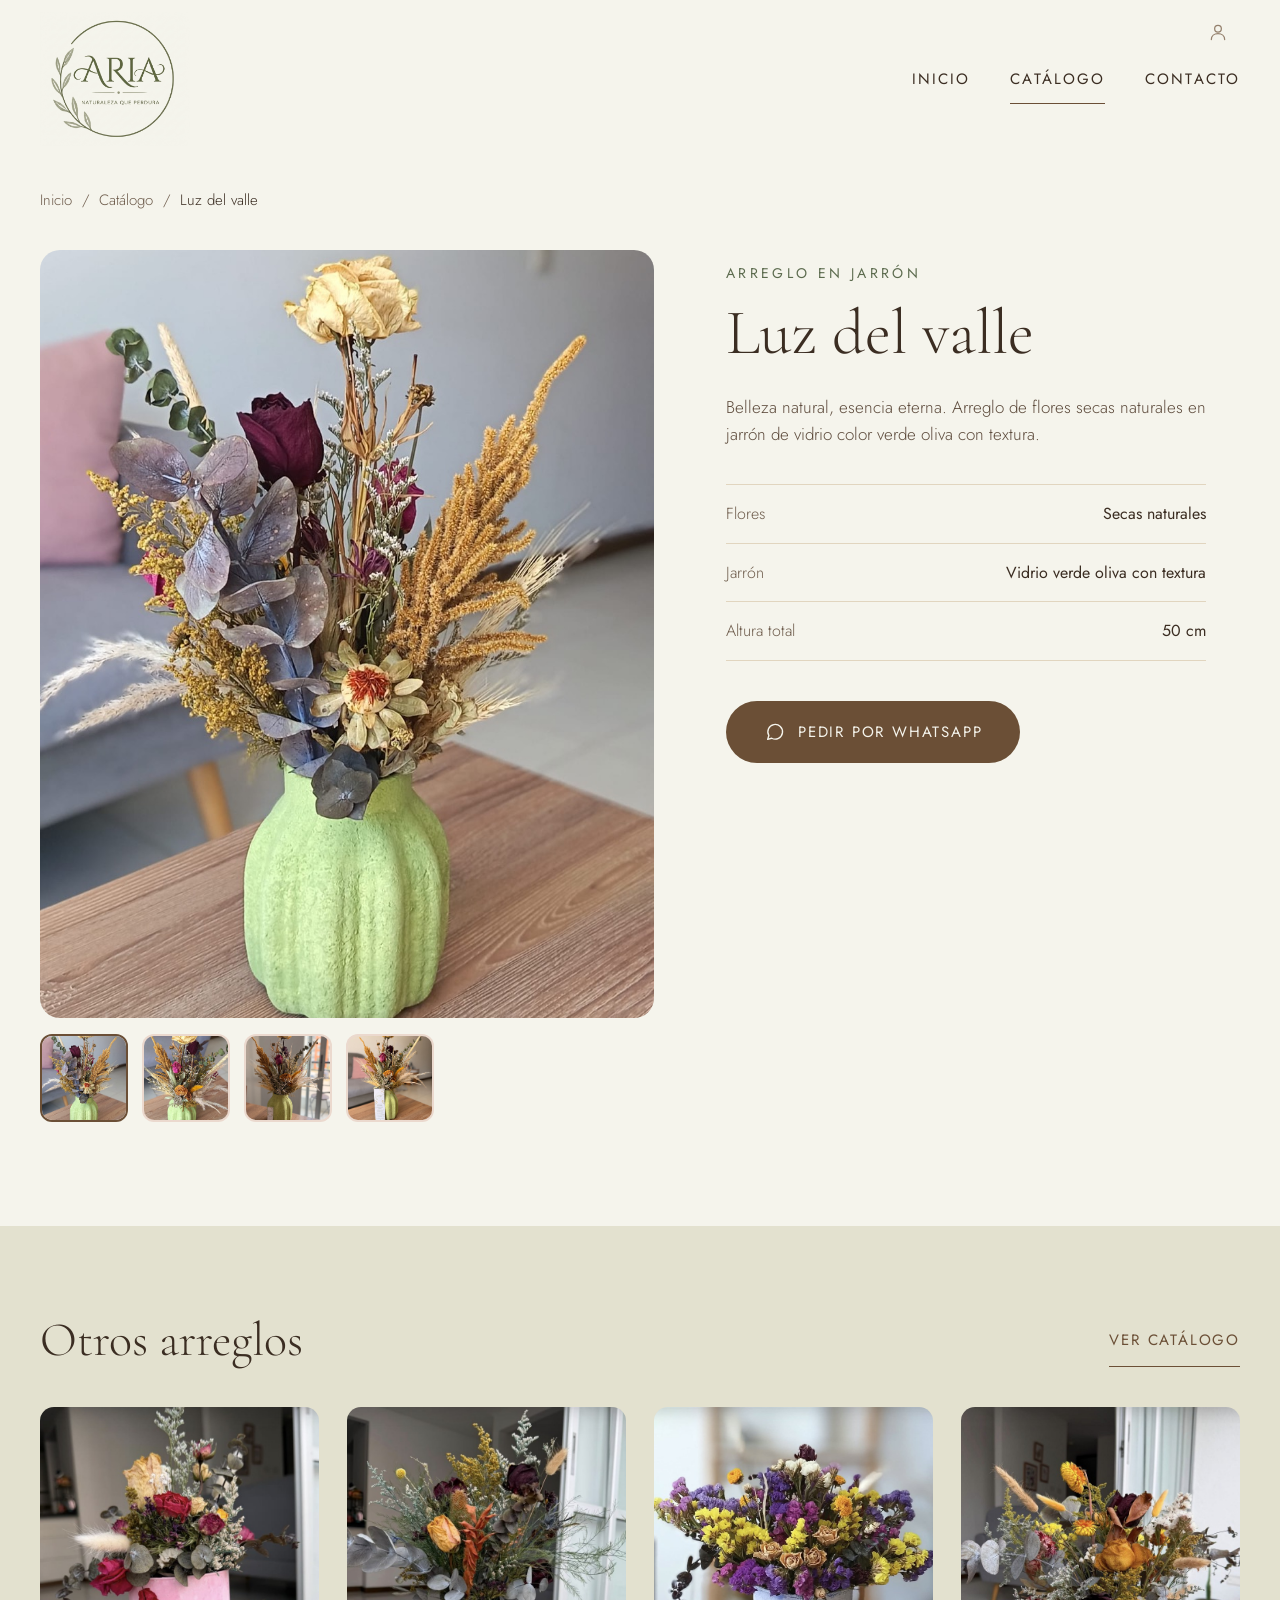
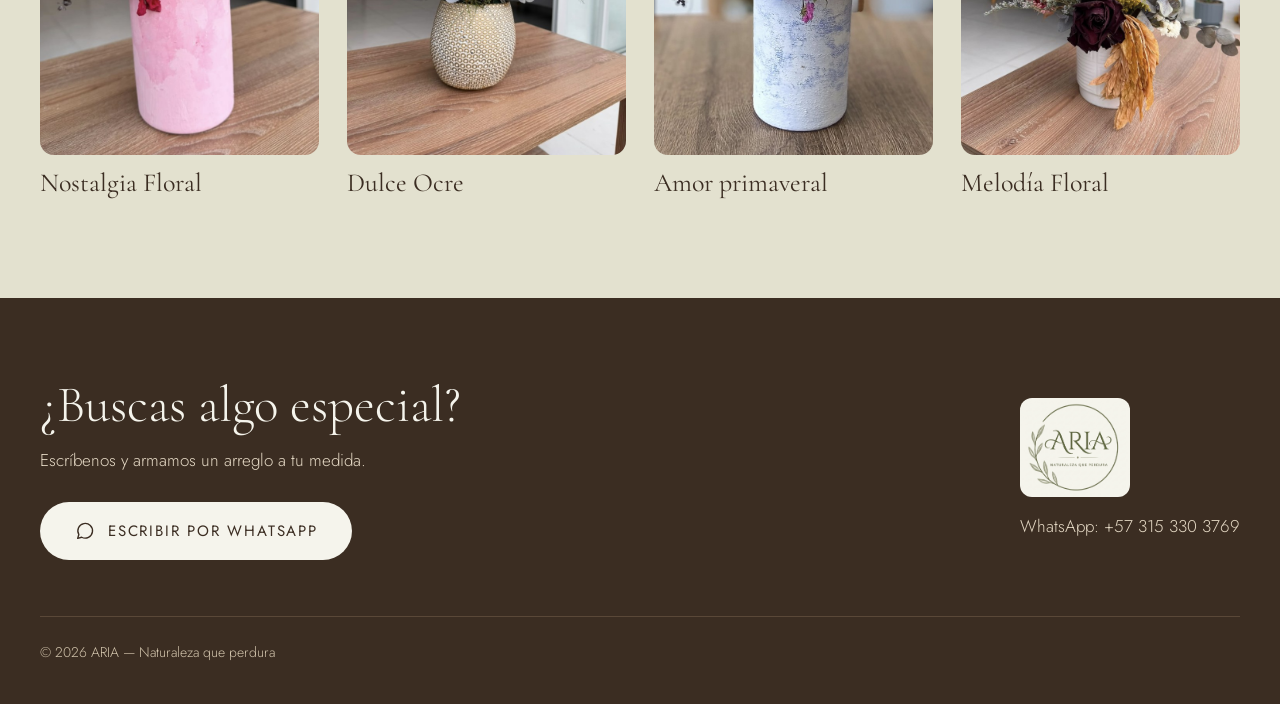
<file: public/p/luz-del-valle.html>
<!doctype html>
<html lang="es">
<head>
<meta charset="utf-8">
<meta name="viewport" content="width=device-width, initial-scale=1">
<title>Luz del valle — ARIA</title>
<meta name="description" content="Belleza natural, esencia eterna. Arreglo de flores secas naturales en jarrón de vidrio color verde oliva con textura.">
<meta property="og:type" content="website">
<meta property="og:site_name" content="ARIA">
<meta property="og:title" content="Luz del valle — ARIA">
<meta property="og:description" content="Belleza natural, esencia eterna. Arreglo de flores secas naturales en jarrón de vidrio color verde oliva con textura.">
<meta property="og:image" content="https://aria-flowers.com/img/luz-del-valle-1.jpg">
<meta property="og:url" content="https://aria-flowers.com/p/luz-del-valle">
<meta name="twitter:card" content="summary_large_image">
<link rel="icon" href="../img/aria-logo.png">
<link rel="preconnect" href="https://fonts.googleapis.com">
<link rel="preconnect" href="https://fonts.gstatic.com" crossorigin>
<link rel="stylesheet" href="https://fonts.googleapis.com/css2?family=Cormorant+Garamond:ital,wght@0,300;0,400;0,500;1,300;1,400&family=Jost:wght@300;400;500&display=swap">
<link rel="stylesheet" href="../styles.css">
</head>
<body>
<header class="wrap site-header">
<a class="logo" href="../index.html" aria-label="ARIA, inicio"><img src="../img/aria-logo.png" alt=""></a>
<nav class="nav" aria-label="Principal">
<a href="../index.html">Inicio</a>
<a href="../catalogo.html" class="on">Catálogo</a>
<a href="#contacto">Contacto</a>
</nav>
<a class="admin-link" href="../admin/" aria-label="Administrar" title="Administrar" rel="nofollow"><svg width="20" height="20" viewBox="0 0 24 24" fill="none" stroke="currentColor" stroke-width="1.5" stroke-linecap="round" stroke-linejoin="round" aria-hidden="true"><circle cx="12" cy="8" r="4"/><path d="M4 21c0-4.4 3.6-7 8-7s8 2.6 8 7"/></svg></a>
</header>
<main>
<nav class="wrap crumbs" aria-label="Ruta"><a href="../index.html">Inicio</a> &nbsp;/&nbsp; <a href="../catalogo.html">Catálogo</a> &nbsp;/&nbsp; <span>Luz del valle</span></nav>
<section class="wrap detail">
<div class="gallery">
<div class="main"><img id="foto" src="../img/luz-del-valle-1.jpg" alt="Luz del valle: Jarrón de vidrio verde oliva con textura · 50 cm"></div>
<div class="thumbs"><button class="thumb" type="button" data-src="../img/luz-del-valle-1.jpg" aria-label="Ver foto 1" aria-current="true"><img src="../img/luz-del-valle-1.jpg" alt=""></button><button class="thumb" type="button" data-src="../img/luz-del-valle-2.jpg" aria-label="Ver foto 2" aria-current="false"><img src="../img/luz-del-valle-2.jpg" alt=""></button><button class="thumb" type="button" data-src="../img/luz-del-valle-3.jpg" aria-label="Ver foto 3" aria-current="false"><img src="../img/luz-del-valle-3.jpg" alt=""></button><button class="thumb" type="button" data-src="../img/luz-del-valle-4.jpg" aria-label="Ver foto 4" aria-current="false"><img src="../img/luz-del-valle-4.jpg" alt=""></button></div>
</div>
<div class="info">
<p class="eyebrow">Arreglo en jarrón</p>
<h1>Luz del valle</h1>
<p class="desc">Belleza natural, esencia eterna. Arreglo de flores secas naturales en jarrón de vidrio color verde oliva con textura.</p>
<dl class="specs">
<div><dt>Flores</dt><dd>Secas naturales</dd></div>
<div><dt>Jarrón</dt><dd>Vidrio verde oliva con textura</dd></div>
<div><dt>Altura total</dt><dd>50 cm</dd></div>
</dl>
<a class="btn btn-lg" href="https://wa.me/573153303769?text=Hola%2C%20vi%20este%20producto%20en%20tu%20p%C3%A1gina%3A%20Luz%20del%20valle.%20Me%20interesa%2C%20%C2%BFme%20das%20m%C3%A1s%20informaci%C3%B3n%3F%0Ahttps%3A%2F%2Faria-flowers.com%2Fp%2Fluz-del-valle" target="_blank" rel="noopener"><svg width="22" height="22" viewBox="0 0 24 24" fill="none" stroke="currentColor" stroke-width="1.5" stroke-linecap="round" stroke-linejoin="round" aria-hidden="true"><path d="M4 20l1.3-4.2A8 8 0 1 1 8.4 18.8z"/></svg> Pedir por WhatsApp</a>
</div>
</section>
<section class="others"><div class="wrap">
<div class="head"><h2>Otros arreglos</h2><a class="link-u" href="../catalogo.html">Ver catálogo</a></div>
<div class="row">
<a class="card" href="nostalgia-floral.html"><div class="ph"><img src="../img/nostalgia-floral.jpg" alt="Nostalgia Floral" loading="lazy"></div><h3>Nostalgia Floral</h3></a>
<a class="card" href="dulce-ocre.html"><div class="ph"><img src="../img/dulce-ocre.jpg" alt="Dulce Ocre" loading="lazy"></div><h3>Dulce Ocre</h3></a>
<a class="card" href="amor-primaveral.html"><div class="ph"><img src="../img/amor-primaveral.jpg" alt="Amor primaveral" loading="lazy"></div><h3>Amor primaveral</h3></a>
<a class="card" href="melodia-floral.html"><div class="ph"><img src="../img/melodia-floral.jpg" alt="Melodía Floral" loading="lazy"></div><h3>Melodía Floral</h3></a>
</div>
</div></section>
</main>
<script>
(function(){
  var foto=document.getElementById('foto'),t=document.querySelectorAll('.thumb');
  t.forEach(function(b){b.addEventListener('click',function(){
    foto.src=b.getAttribute('data-src');
    t.forEach(function(x){x.setAttribute('aria-current',x===b)});
  })});
})();
</script>
<footer class="site-footer" id="contacto">
<div class="wrap">
<div class="top">
<div>
<h2>¿Buscas algo especial?</h2>
<p>Escríbenos y armamos un arreglo a tu medida.</p>
<a class="btn btn-light" href="https://wa.me/573153303769?text=Hola%2C%20vi%20su%20p%C3%A1gina%20y%20quisiera%20informaci%C3%B3n%20sobre%20un%20arreglo." target="_blank" rel="noopener"><svg width="22" height="22" viewBox="0 0 24 24" fill="none" stroke="currentColor" stroke-width="1.5" stroke-linecap="round" stroke-linejoin="round" aria-hidden="true"><path d="M4 20l1.3-4.2A8 8 0 1 1 8.4 18.8z"/></svg> Escribir por WhatsApp</a>
</div>
<div>
<img src="../img/aria-logo.png" alt="ARIA, Naturaleza que perdura">
<p class="tel">WhatsApp: +57 315 330 3769</p>
</div>
</div>
<div class="copy">© 2026 ARIA — Naturaleza que perdura</div>
</div>
</footer>
</body>
</html>
</file>
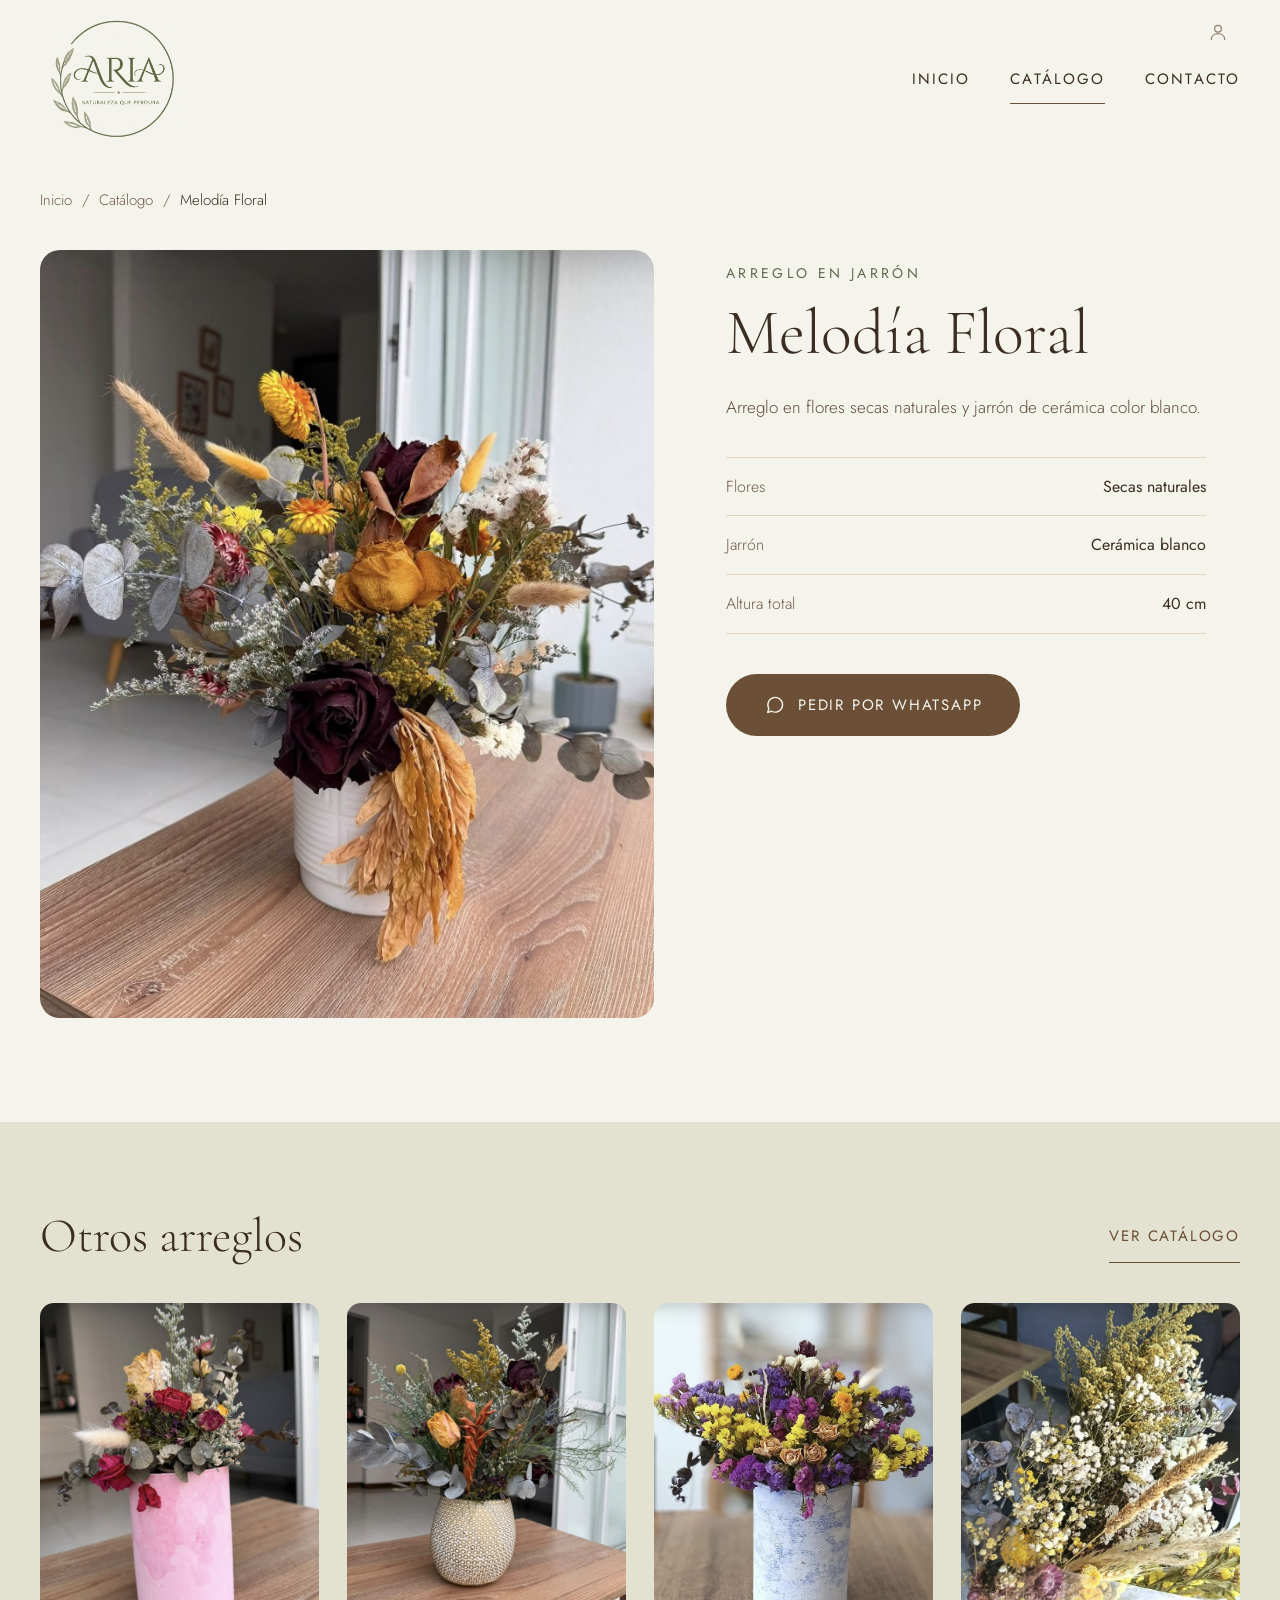
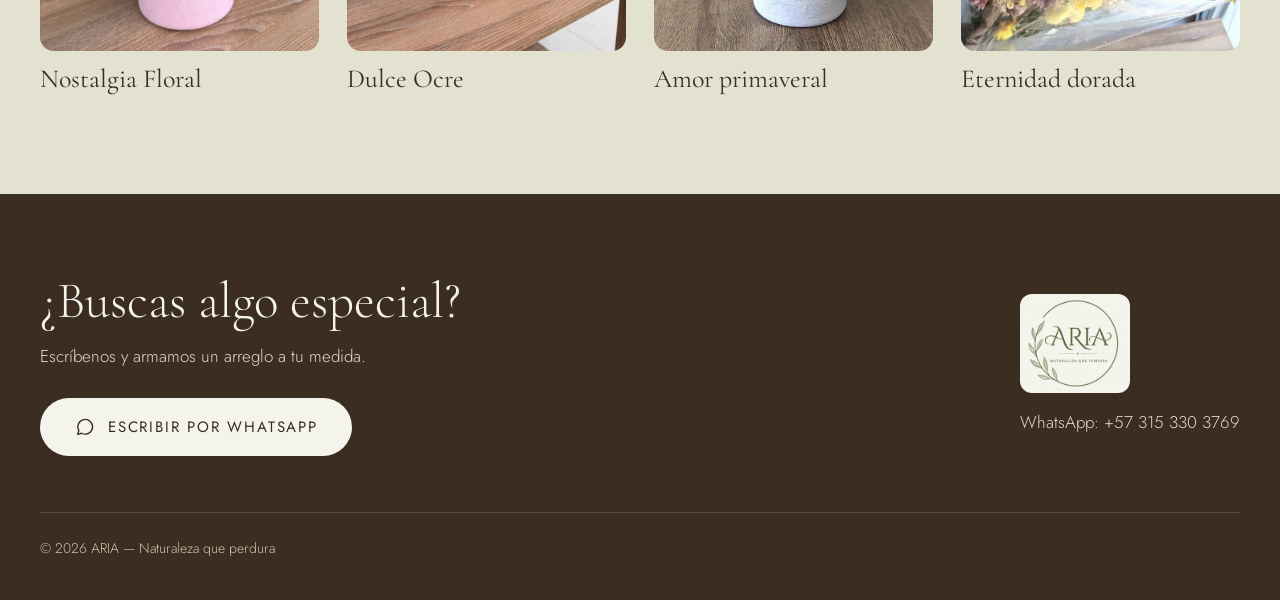
<file: public/p/melodia-floral.html>
<!doctype html>
<html lang="es">
<head>
<meta charset="utf-8">
<meta name="viewport" content="width=device-width, initial-scale=1">
<title>Melodía Floral — ARIA</title>
<meta name="description" content="Arreglo en flores secas naturales y jarrón de cerámica color blanco.">
<meta property="og:type" content="website">
<meta property="og:site_name" content="ARIA">
<meta property="og:title" content="Melodía Floral — ARIA">
<meta property="og:description" content="Arreglo en flores secas naturales y jarrón de cerámica color blanco.">
<meta property="og:image" content="https://aria-flowers.com/img/melodia-floral.jpg">
<meta property="og:url" content="https://aria-flowers.com/p/melodia-floral">
<meta name="twitter:card" content="summary_large_image">
<link rel="icon" href="../img/aria-logo.png">
<link rel="preconnect" href="https://fonts.googleapis.com">
<link rel="preconnect" href="https://fonts.gstatic.com" crossorigin>
<link rel="stylesheet" href="https://fonts.googleapis.com/css2?family=Cormorant+Garamond:ital,wght@0,300;0,400;0,500;1,300;1,400&family=Jost:wght@300;400;500&display=swap">
<link rel="stylesheet" href="../styles.css">
</head>
<body>
<header class="wrap site-header">
<a class="logo" href="../index.html" aria-label="ARIA, inicio"><img src="../img/aria-logo.png" alt=""></a>
<nav class="nav" aria-label="Principal">
<a href="../index.html">Inicio</a>
<a href="../catalogo.html" class="on">Catálogo</a>
<a href="#contacto">Contacto</a>
</nav>
<a class="admin-link" href="../admin/" aria-label="Administrar" title="Administrar" rel="nofollow"><svg width="20" height="20" viewBox="0 0 24 24" fill="none" stroke="currentColor" stroke-width="1.5" stroke-linecap="round" stroke-linejoin="round" aria-hidden="true"><circle cx="12" cy="8" r="4"/><path d="M4 21c0-4.4 3.6-7 8-7s8 2.6 8 7"/></svg></a>
</header>
<main>
<nav class="wrap crumbs" aria-label="Ruta"><a href="../index.html">Inicio</a> &nbsp;/&nbsp; <a href="../catalogo.html">Catálogo</a> &nbsp;/&nbsp; <span>Melodía Floral</span></nav>
<section class="wrap detail">
<div class="gallery">
<div class="main"><img id="foto" src="../img/melodia-floral.jpg" alt="Melodía Floral: Jarrón de cerámica blanco · 40 cm"></div>

</div>
<div class="info">
<p class="eyebrow">Arreglo en jarrón</p>
<h1>Melodía Floral</h1>
<p class="desc">Arreglo en flores secas naturales y jarrón de cerámica color blanco.</p>
<dl class="specs">
<div><dt>Flores</dt><dd>Secas naturales</dd></div>
<div><dt>Jarrón</dt><dd>Cerámica blanco</dd></div>
<div><dt>Altura total</dt><dd>40 cm</dd></div>
</dl>
<a class="btn btn-lg" href="https://wa.me/573153303769?text=Hola%2C%20vi%20este%20producto%20en%20tu%20p%C3%A1gina%3A%20Melod%C3%ADa%20Floral.%20Me%20interesa%2C%20%C2%BFme%20das%20m%C3%A1s%20informaci%C3%B3n%3F%0Ahttps%3A%2F%2Faria-flowers.com%2Fp%2Fmelodia-floral" target="_blank" rel="noopener"><svg width="22" height="22" viewBox="0 0 24 24" fill="none" stroke="currentColor" stroke-width="1.5" stroke-linecap="round" stroke-linejoin="round" aria-hidden="true"><path d="M4 20l1.3-4.2A8 8 0 1 1 8.4 18.8z"/></svg> Pedir por WhatsApp</a>
</div>
</section>
<section class="others"><div class="wrap">
<div class="head"><h2>Otros arreglos</h2><a class="link-u" href="../catalogo.html">Ver catálogo</a></div>
<div class="row">
<a class="card" href="nostalgia-floral.html"><div class="ph"><img src="../img/nostalgia-floral.jpg" alt="Nostalgia Floral" loading="lazy"></div><h3>Nostalgia Floral</h3></a>
<a class="card" href="dulce-ocre.html"><div class="ph"><img src="../img/dulce-ocre.jpg" alt="Dulce Ocre" loading="lazy"></div><h3>Dulce Ocre</h3></a>
<a class="card" href="amor-primaveral.html"><div class="ph"><img src="../img/amor-primaveral.jpg" alt="Amor primaveral" loading="lazy"></div><h3>Amor primaveral</h3></a>
<a class="card" href="eternidad-dorada.html"><div class="ph"><img src="../img/eternidad-dorada-1.jpg" alt="Eternidad dorada" loading="lazy"></div><h3>Eternidad dorada</h3></a>
</div>
</div></section>
</main>

<footer class="site-footer" id="contacto">
<div class="wrap">
<div class="top">
<div>
<h2>¿Buscas algo especial?</h2>
<p>Escríbenos y armamos un arreglo a tu medida.</p>
<a class="btn btn-light" href="https://wa.me/573153303769?text=Hola%2C%20vi%20su%20p%C3%A1gina%20y%20quisiera%20informaci%C3%B3n%20sobre%20un%20arreglo." target="_blank" rel="noopener"><svg width="22" height="22" viewBox="0 0 24 24" fill="none" stroke="currentColor" stroke-width="1.5" stroke-linecap="round" stroke-linejoin="round" aria-hidden="true"><path d="M4 20l1.3-4.2A8 8 0 1 1 8.4 18.8z"/></svg> Escribir por WhatsApp</a>
</div>
<div>
<img src="../img/aria-logo.png" alt="ARIA, Naturaleza que perdura">
<p class="tel">WhatsApp: +57 315 330 3769</p>
</div>
</div>
<div class="copy">© 2026 ARIA — Naturaleza que perdura</div>
</div>
</footer>
</body>
</html>
</file>
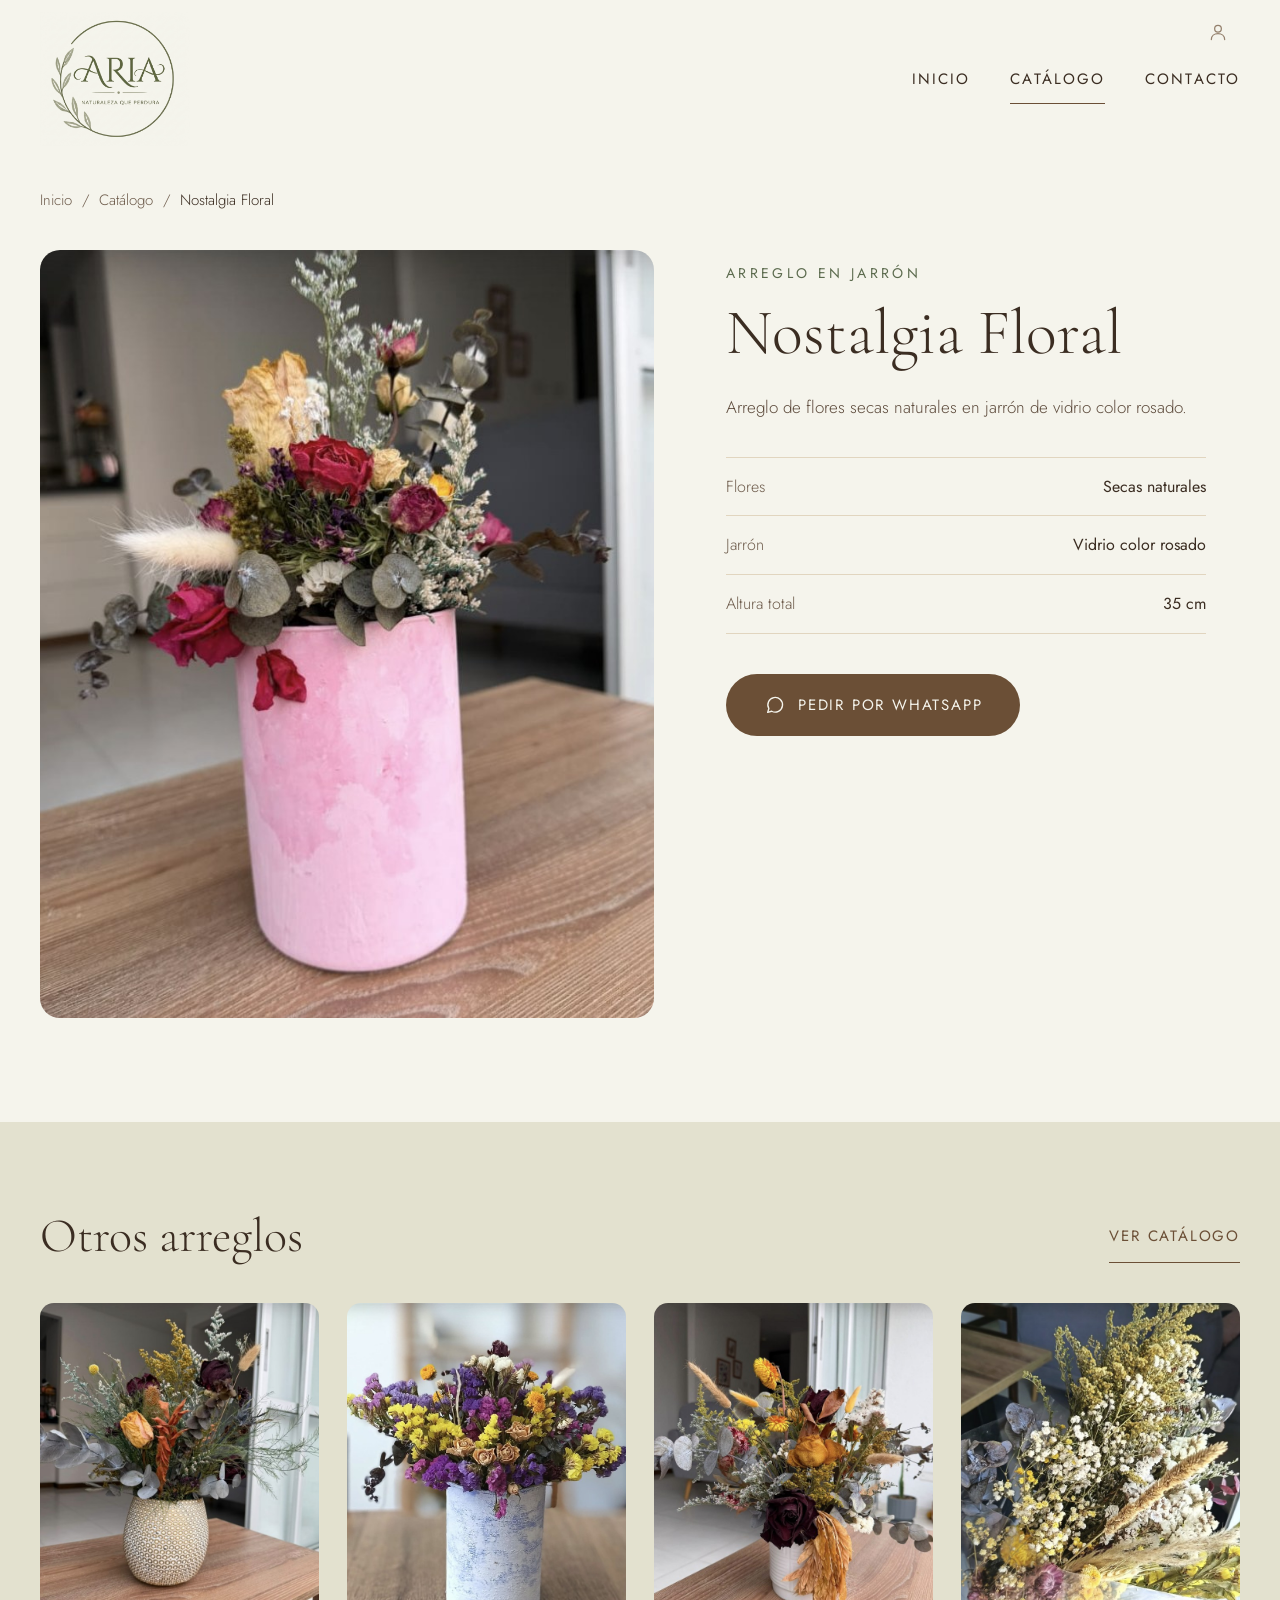
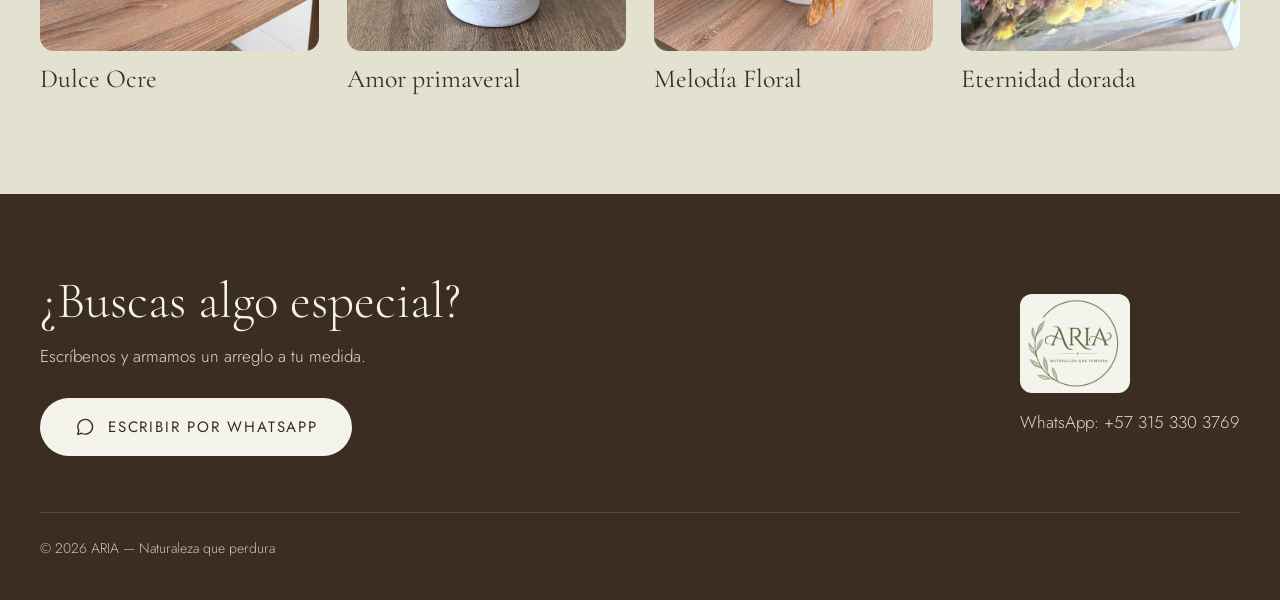
<file: public/p/nostalgia-floral.html>
<!doctype html>
<html lang="es">
<head>
<meta charset="utf-8">
<meta name="viewport" content="width=device-width, initial-scale=1">
<title>Nostalgia Floral — ARIA</title>
<meta name="description" content="Arreglo de flores secas naturales en jarrón de vidrio color rosado.">
<meta property="og:type" content="website">
<meta property="og:site_name" content="ARIA">
<meta property="og:title" content="Nostalgia Floral — ARIA">
<meta property="og:description" content="Arreglo de flores secas naturales en jarrón de vidrio color rosado.">
<meta property="og:image" content="https://aria-flowers.com/img/nostalgia-floral.jpg">
<meta property="og:url" content="https://aria-flowers.com/p/nostalgia-floral">
<meta name="twitter:card" content="summary_large_image">
<link rel="icon" href="../img/aria-logo.png">
<link rel="preconnect" href="https://fonts.googleapis.com">
<link rel="preconnect" href="https://fonts.gstatic.com" crossorigin>
<link rel="stylesheet" href="https://fonts.googleapis.com/css2?family=Cormorant+Garamond:ital,wght@0,300;0,400;0,500;1,300;1,400&family=Jost:wght@300;400;500&display=swap">
<link rel="stylesheet" href="../styles.css">
</head>
<body>
<header class="wrap site-header">
<a class="logo" href="../index.html" aria-label="ARIA, inicio"><img src="../img/aria-logo.png" alt=""></a>
<nav class="nav" aria-label="Principal">
<a href="../index.html">Inicio</a>
<a href="../catalogo.html" class="on">Catálogo</a>
<a href="#contacto">Contacto</a>
</nav>
<a class="admin-link" href="../admin/" aria-label="Administrar" title="Administrar" rel="nofollow"><svg width="20" height="20" viewBox="0 0 24 24" fill="none" stroke="currentColor" stroke-width="1.5" stroke-linecap="round" stroke-linejoin="round" aria-hidden="true"><circle cx="12" cy="8" r="4"/><path d="M4 21c0-4.4 3.6-7 8-7s8 2.6 8 7"/></svg></a>
</header>
<main>
<nav class="wrap crumbs" aria-label="Ruta"><a href="../index.html">Inicio</a> &nbsp;/&nbsp; <a href="../catalogo.html">Catálogo</a> &nbsp;/&nbsp; <span>Nostalgia Floral</span></nav>
<section class="wrap detail">
<div class="gallery">
<div class="main"><img id="foto" src="../img/nostalgia-floral.jpg" alt="Nostalgia Floral: Jarrón de vidrio rosado · 35 cm"></div>

</div>
<div class="info">
<p class="eyebrow">Arreglo en jarrón</p>
<h1>Nostalgia Floral</h1>
<p class="desc">Arreglo de flores secas naturales en jarrón de vidrio color rosado.</p>
<dl class="specs">
<div><dt>Flores</dt><dd>Secas naturales</dd></div>
<div><dt>Jarrón</dt><dd>Vidrio color rosado</dd></div>
<div><dt>Altura total</dt><dd>35 cm</dd></div>
</dl>
<a class="btn btn-lg" href="https://wa.me/573153303769?text=Hola%2C%20vi%20este%20producto%20en%20tu%20p%C3%A1gina%3A%20Nostalgia%20Floral.%20Me%20interesa%2C%20%C2%BFme%20das%20m%C3%A1s%20informaci%C3%B3n%3F%0Ahttps%3A%2F%2Faria-flowers.com%2Fp%2Fnostalgia-floral" target="_blank" rel="noopener"><svg width="22" height="22" viewBox="0 0 24 24" fill="none" stroke="currentColor" stroke-width="1.5" stroke-linecap="round" stroke-linejoin="round" aria-hidden="true"><path d="M4 20l1.3-4.2A8 8 0 1 1 8.4 18.8z"/></svg> Pedir por WhatsApp</a>
</div>
</section>
<section class="others"><div class="wrap">
<div class="head"><h2>Otros arreglos</h2><a class="link-u" href="../catalogo.html">Ver catálogo</a></div>
<div class="row">
<a class="card" href="dulce-ocre.html"><div class="ph"><img src="../img/dulce-ocre.jpg" alt="Dulce Ocre" loading="lazy"></div><h3>Dulce Ocre</h3></a>
<a class="card" href="amor-primaveral.html"><div class="ph"><img src="../img/amor-primaveral.jpg" alt="Amor primaveral" loading="lazy"></div><h3>Amor primaveral</h3></a>
<a class="card" href="melodia-floral.html"><div class="ph"><img src="../img/melodia-floral.jpg" alt="Melodía Floral" loading="lazy"></div><h3>Melodía Floral</h3></a>
<a class="card" href="eternidad-dorada.html"><div class="ph"><img src="../img/eternidad-dorada-1.jpg" alt="Eternidad dorada" loading="lazy"></div><h3>Eternidad dorada</h3></a>
</div>
</div></section>
</main>

<footer class="site-footer" id="contacto">
<div class="wrap">
<div class="top">
<div>
<h2>¿Buscas algo especial?</h2>
<p>Escríbenos y armamos un arreglo a tu medida.</p>
<a class="btn btn-light" href="https://wa.me/573153303769?text=Hola%2C%20vi%20su%20p%C3%A1gina%20y%20quisiera%20informaci%C3%B3n%20sobre%20un%20arreglo." target="_blank" rel="noopener"><svg width="22" height="22" viewBox="0 0 24 24" fill="none" stroke="currentColor" stroke-width="1.5" stroke-linecap="round" stroke-linejoin="round" aria-hidden="true"><path d="M4 20l1.3-4.2A8 8 0 1 1 8.4 18.8z"/></svg> Escribir por WhatsApp</a>
</div>
<div>
<img src="../img/aria-logo.png" alt="ARIA, Naturaleza que perdura">
<p class="tel">WhatsApp: +57 315 330 3769</p>
</div>
</div>
<div class="copy">© 2026 ARIA — Naturaleza que perdura</div>
</div>
</footer>
</body>
</html>
</file>
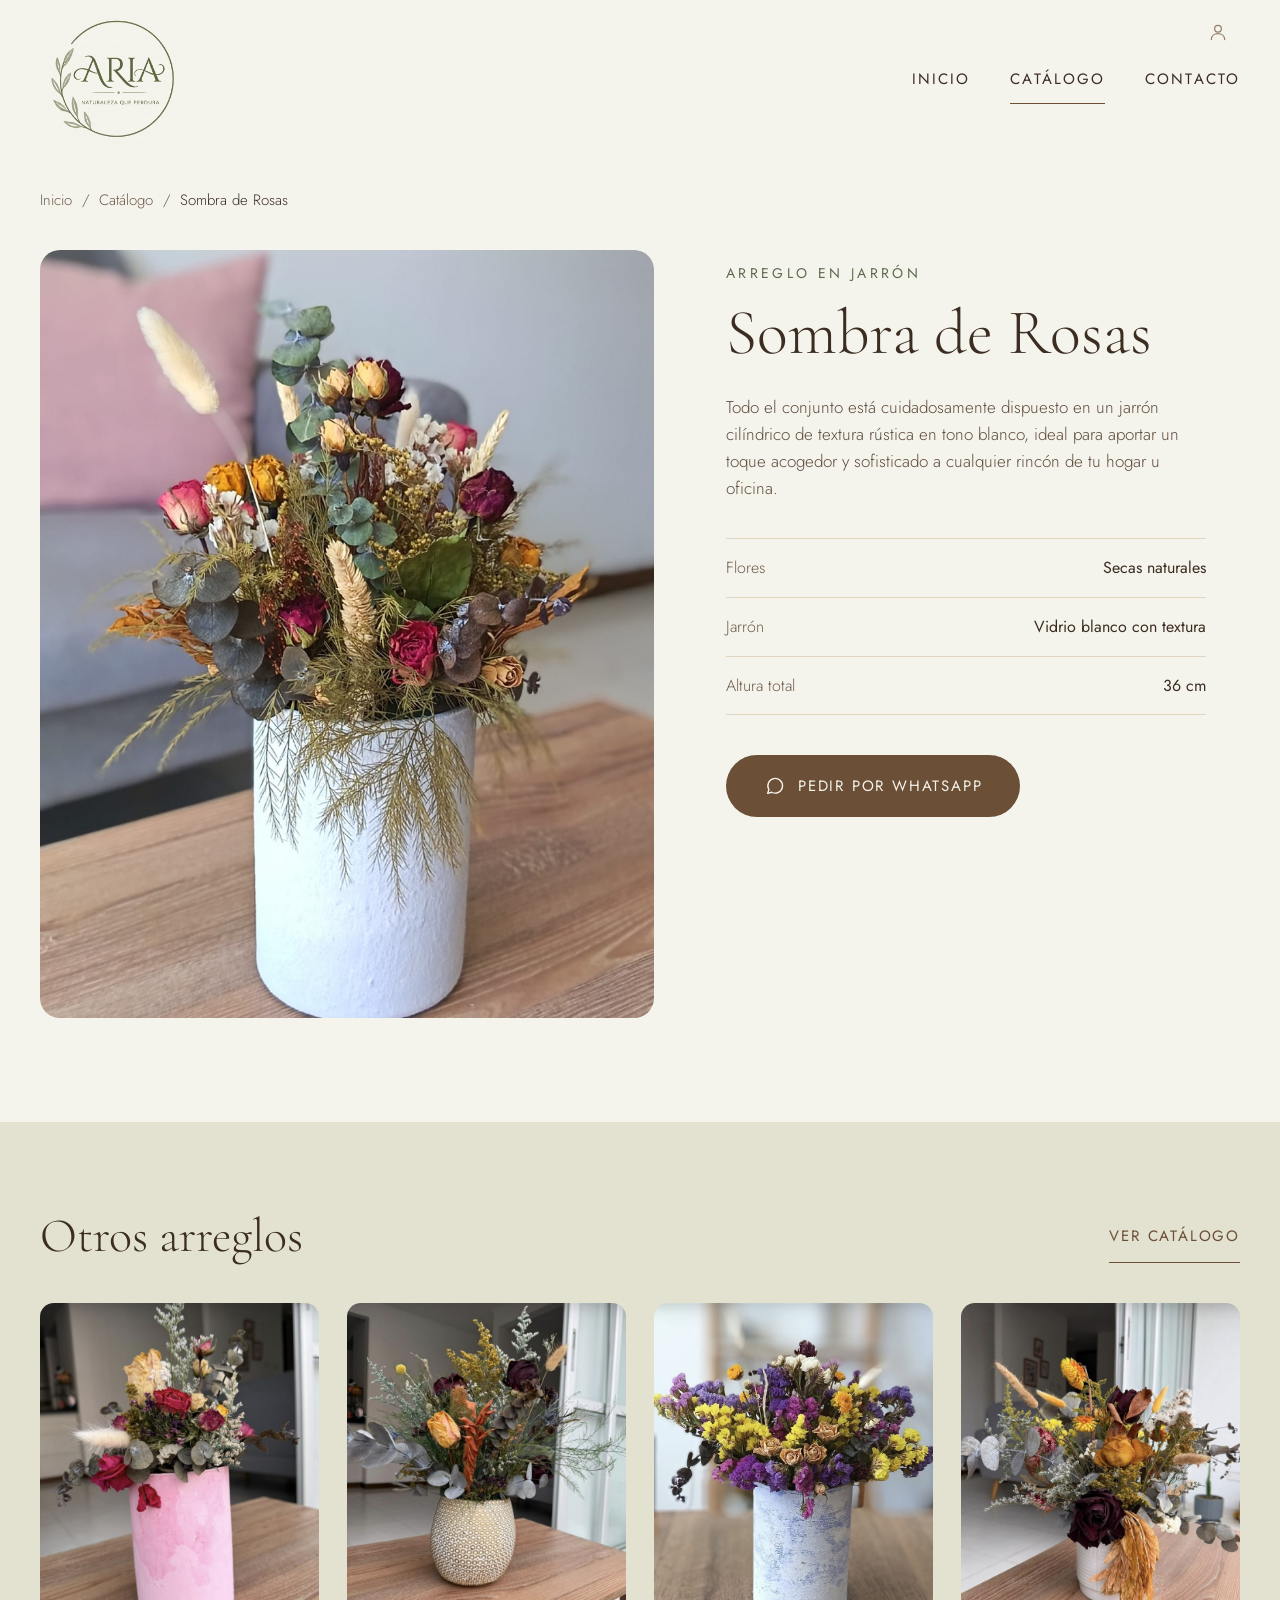
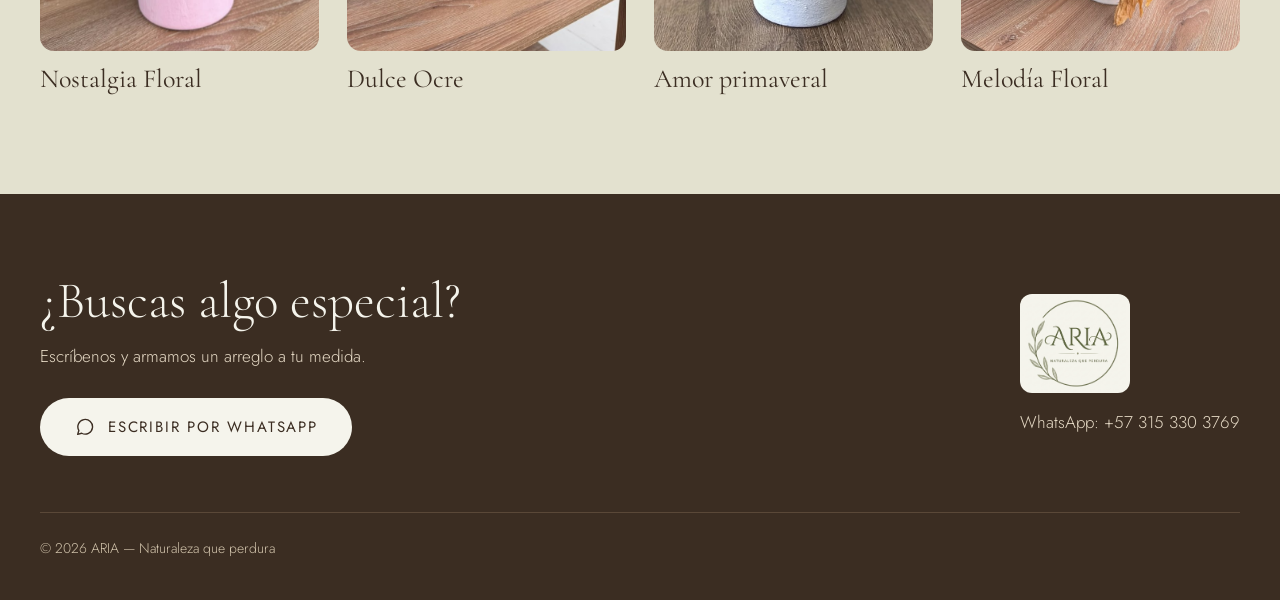
<file: public/p/sombra-de-rosas.html>
<!doctype html>
<html lang="es">
<head>
<meta charset="utf-8">
<meta name="viewport" content="width=device-width, initial-scale=1">
<title>Sombra de Rosas — ARIA</title>
<meta name="description" content="Todo el conjunto está cuidadosamente dispuesto en un jarrón cilíndrico de textura rústica en tono blanco, ideal para aportar un toque acogedor y sofisticado a cualquier rincón de tu hogar u oficina.">
<meta property="og:type" content="website">
<meta property="og:site_name" content="ARIA">
<meta property="og:title" content="Sombra de Rosas — ARIA">
<meta property="og:description" content="Todo el conjunto está cuidadosamente dispuesto en un jarrón cilíndrico de textura rústica en tono blanco, ideal para aportar un toque acogedor y sofisticado a cualquier rincón de tu hogar u oficina.">
<meta property="og:image" content="https://aria-flowers.com/img/sombra-de-rosas.jpg">
<meta property="og:url" content="https://aria-flowers.com/p/sombra-de-rosas">
<meta name="twitter:card" content="summary_large_image">
<link rel="icon" href="../img/aria-logo.png">
<link rel="preconnect" href="https://fonts.googleapis.com">
<link rel="preconnect" href="https://fonts.gstatic.com" crossorigin>
<link rel="stylesheet" href="https://fonts.googleapis.com/css2?family=Cormorant+Garamond:ital,wght@0,300;0,400;0,500;1,300;1,400&family=Jost:wght@300;400;500&display=swap">
<link rel="stylesheet" href="../styles.css">
</head>
<body>
<header class="wrap site-header">
<a class="logo" href="../index.html" aria-label="ARIA, inicio"><img src="../img/aria-logo.png" alt=""></a>
<nav class="nav" aria-label="Principal">
<a href="../index.html">Inicio</a>
<a href="../catalogo.html" class="on">Catálogo</a>
<a href="#contacto">Contacto</a>
</nav>
<a class="admin-link" href="../admin/" aria-label="Administrar" title="Administrar" rel="nofollow"><svg width="20" height="20" viewBox="0 0 24 24" fill="none" stroke="currentColor" stroke-width="1.5" stroke-linecap="round" stroke-linejoin="round" aria-hidden="true"><circle cx="12" cy="8" r="4"/><path d="M4 21c0-4.4 3.6-7 8-7s8 2.6 8 7"/></svg></a>
</header>
<main>
<nav class="wrap crumbs" aria-label="Ruta"><a href="../index.html">Inicio</a> &nbsp;/&nbsp; <a href="../catalogo.html">Catálogo</a> &nbsp;/&nbsp; <span>Sombra de Rosas</span></nav>
<section class="wrap detail">
<div class="gallery">
<div class="main"><img id="foto" src="../img/sombra-de-rosas.jpg" alt="Sombra de Rosas: Jarrón de vidrio blanco con textura · 36 cm"></div>

</div>
<div class="info">
<p class="eyebrow">Arreglo en jarrón</p>
<h1>Sombra de Rosas</h1>
<p class="desc">Todo el conjunto está cuidadosamente dispuesto en un jarrón cilíndrico de textura rústica en tono blanco, ideal para aportar un toque acogedor y sofisticado a cualquier rincón de tu hogar u oficina.</p>
<dl class="specs">
<div><dt>Flores</dt><dd>Secas naturales</dd></div>
<div><dt>Jarrón</dt><dd>Vidrio blanco con textura</dd></div>
<div><dt>Altura total</dt><dd>36 cm</dd></div>
</dl>
<a class="btn btn-lg" href="https://wa.me/573153303769?text=Hola%2C%20vi%20este%20producto%20en%20tu%20p%C3%A1gina%3A%20Sombra%20de%20Rosas.%20Me%20interesa%2C%20%C2%BFme%20das%20m%C3%A1s%20informaci%C3%B3n%3F%0Ahttps%3A%2F%2Faria-flowers.com%2Fp%2Fsombra-de-rosas" target="_blank" rel="noopener"><svg width="22" height="22" viewBox="0 0 24 24" fill="none" stroke="currentColor" stroke-width="1.5" stroke-linecap="round" stroke-linejoin="round" aria-hidden="true"><path d="M4 20l1.3-4.2A8 8 0 1 1 8.4 18.8z"/></svg> Pedir por WhatsApp</a>
</div>
</section>
<section class="others"><div class="wrap">
<div class="head"><h2>Otros arreglos</h2><a class="link-u" href="../catalogo.html">Ver catálogo</a></div>
<div class="row">
<a class="card" href="nostalgia-floral.html"><div class="ph"><img src="../img/nostalgia-floral.jpg" alt="Nostalgia Floral" loading="lazy"></div><h3>Nostalgia Floral</h3></a>
<a class="card" href="dulce-ocre.html"><div class="ph"><img src="../img/dulce-ocre.jpg" alt="Dulce Ocre" loading="lazy"></div><h3>Dulce Ocre</h3></a>
<a class="card" href="amor-primaveral.html"><div class="ph"><img src="../img/amor-primaveral.jpg" alt="Amor primaveral" loading="lazy"></div><h3>Amor primaveral</h3></a>
<a class="card" href="melodia-floral.html"><div class="ph"><img src="../img/melodia-floral.jpg" alt="Melodía Floral" loading="lazy"></div><h3>Melodía Floral</h3></a>
</div>
</div></section>
</main>

<footer class="site-footer" id="contacto">
<div class="wrap">
<div class="top">
<div>
<h2>¿Buscas algo especial?</h2>
<p>Escríbenos y armamos un arreglo a tu medida.</p>
<a class="btn btn-light" href="https://wa.me/573153303769?text=Hola%2C%20vi%20su%20p%C3%A1gina%20y%20quisiera%20informaci%C3%B3n%20sobre%20un%20arreglo." target="_blank" rel="noopener"><svg width="22" height="22" viewBox="0 0 24 24" fill="none" stroke="currentColor" stroke-width="1.5" stroke-linecap="round" stroke-linejoin="round" aria-hidden="true"><path d="M4 20l1.3-4.2A8 8 0 1 1 8.4 18.8z"/></svg> Escribir por WhatsApp</a>
</div>
<div>
<img src="../img/aria-logo.png" alt="ARIA, Naturaleza que perdura">
<p class="tel">WhatsApp: +57 315 330 3769</p>
</div>
</div>
<div class="copy">© 2026 ARIA — Naturaleza que perdura</div>
</div>
</footer>
</body>
</html>
</file>
<file: public/styles.css>
:root{
  --ground:#F5F4EC; --alt:#E3E1CF; --ink:#3B2D22; --brown:#6B4F36; --muted:#6E5C4C; --body:#5E4C3D;
  --sage:#5C6B4E; --sage-soft:#8A9A7B; --blush:#EBD9CE; --line:#E1D5BF;
  --serif:'Cormorant Garamond',serif; --sans:'Jost',system-ui,sans-serif;
}
*{box-sizing:border-box}
html{scroll-behavior:smooth}
body{margin:0;background:var(--ground);color:var(--ink);font-family:var(--sans);font-weight:300;font-size:17px;line-height:1.6}
img{max-width:100%}
a{color:var(--brown);text-decoration:none}
a:hover{color:var(--ink)}
.wrap{max-width:1280px;margin:0 auto;padding-left:40px;padding-right:40px}
.eyebrow{margin:0 0 16px;font-size:14px;letter-spacing:.24em;text-transform:uppercase;color:var(--sage);font-weight:400}
h1,h2,h3{font-family:var(--serif);font-weight:300;margin:0}

/* header */
.site-header{display:flex;flex-wrap:wrap;align-items:center;justify-content:space-between;gap:16px;padding-top:12px;padding-bottom:12px}
.site-header{position:relative}
.admin-link{position:absolute;top:10px;right:40px;display:flex;align-items:center;justify-content:center;width:44px;height:44px;border-radius:50%;color:var(--brown);opacity:.7;transition:opacity .2s,background .2s}
.admin-link:hover{opacity:1;background:var(--alt)}
.site-header .logo img{width:150px;height:134px;object-fit:contain;display:block}
.nav{display:flex;gap:40px;font-size:15px;letter-spacing:.14em;text-transform:uppercase;font-weight:400}
.nav a{color:var(--ink);padding:12px 0;transition:color .2s}
.nav a:hover{color:var(--sage)}
.nav a.on{border-bottom:1px solid var(--brown)}

/* buttons */
.btn{display:inline-flex;align-items:center;gap:12px;background:var(--brown);color:var(--ground);padding:17px 34px;border-radius:999px;font-size:15px;letter-spacing:.12em;text-transform:uppercase;font-weight:400;transition:background .2s,transform .2s}
.btn:hover{background:var(--ink);color:var(--ground);transform:translateY(-1px)}
.btn svg{flex:none}
.btn-outline{background:transparent;border:1px solid var(--brown);color:var(--brown)}
.btn-outline:hover{background:var(--brown)}
.btn-light{background:var(--ground);color:var(--ink)}
.btn-light:hover{background:var(--alt);color:var(--ink)}
.link-u{padding:14px 0;font-size:15px;letter-spacing:.12em;text-transform:uppercase;font-weight:400;border-bottom:1px solid var(--brown)}

/* hero */
.hero{display:flex;flex-wrap:wrap;align-items:center;gap:64px;padding-top:24px;padding-bottom:72px}
.hero-text{flex:1 1 460px;min-width:0}
.hero h1{font-size:clamp(52px,7vw,92px);line-height:.98;letter-spacing:-.01em}
.hero h1 em{color:var(--brown)}
.hero p.lead{margin:36px 0 0;max-width:460px;font-size:19px;color:var(--body)}
.hero-cta{margin-top:44px;display:flex;flex-wrap:wrap;gap:16px;align-items:center}
.hero-art{flex:1 1 420px;min-width:0;display:flex;justify-content:center}
.hero-frame{position:relative;width:100%;max-width:500px}
@media (min-width:900px){.hero-frame{max-width:clamp(320px,calc((100vh - 280px)*.8),500px)}}
.hero-frame .arch{aspect-ratio:4/5;border-radius:250px 250px 22px 22px;overflow:hidden;background:var(--blush)}
.hero-frame .arch img{width:100%;height:100%;object-fit:cover;display:block;animation:hero-zoom 16s ease-in-out infinite;will-change:transform}
@keyframes hero-zoom{0%,100%{transform:scale(1)}50%{transform:scale(1.12)}}
@media (prefers-reduced-motion:reduce){.hero-frame .arch img{animation:none}}
.hero-frame .dot{position:absolute;left:-48px;bottom:48px;width:170px;height:170px;border-radius:50%;overflow:hidden;border:8px solid var(--ground);background:var(--blush)}
.hero-frame .dot img{width:100%;height:100%;object-fit:cover;display:block}

.band{background:var(--alt);padding:30px 0}
.band .wrap{display:flex;flex-wrap:wrap;justify-content:space-between;gap:20px 40px;font-family:var(--serif);font-size:26px;font-style:italic;font-weight:400;color:var(--body)}

/* sections */
.section{padding-top:112px;padding-bottom:96px}
.section-head{display:flex;flex-wrap:wrap;align-items:flex-end;justify-content:space-between;gap:20px;margin-bottom:56px}
.section-head h2{font-size:clamp(38px,5vw,60px);line-height:1.05}

/* cards */
.grid{display:grid;grid-template-columns:repeat(auto-fill,minmax(280px,1fr));gap:56px 40px}
.card{display:block;color:var(--ink)}
.card:hover{color:var(--ink)}
.card .ph{aspect-ratio:4/5;border-radius:16px;background:var(--blush);overflow:hidden}
.card .ph img{width:100%;height:100%;object-fit:cover;display:block;transition:transform .8s ease}
.card:hover .ph img{transform:scale(1.04)}
.card h3{margin:22px 0 4px;font-weight:400;font-size:32px;line-height:1.1}
.card p{margin:0;font-size:15px;color:var(--muted)}
.card .precio{margin-top:6px;font-family:var(--serif);font-size:24px;color:var(--brown)}

/* about */
.about{background:var(--alt);padding:104px 0}
.about .wrap{display:flex;flex-wrap:wrap;align-items:center;gap:72px}
.about .pic{flex:1 1 420px;min-width:0}
.about .pic div{aspect-ratio:1/1;max-width:520px;border-radius:22px 220px 22px 22px;overflow:hidden;background:var(--blush)}
.about .pic img{width:100%;height:100%;object-fit:cover;display:block}
.about .txt{flex:1 1 440px;min-width:0}
.about h2{font-size:clamp(38px,5vw,56px);line-height:1.08}
.about p{margin:28px 0 36px;max-width:500px;color:var(--body)}

/* steps */
.steps h2{text-align:center;font-size:clamp(38px,5vw,56px);line-height:1.1;margin-bottom:64px}
.steps .row{display:grid;grid-template-columns:repeat(auto-fit,minmax(260px,1fr));gap:48px}
.step{text-align:center;padding:0 12px}
.step .n{font-family:var(--serif);font-style:italic;font-size:64px;line-height:1;color:var(--sage-soft)}
.step h3{margin:16px 0 10px;font-weight:500;font-size:30px}
.step p{margin:0 auto;max-width:320px;font-size:16px;color:var(--body)}

/* catalog */
.page-title{padding-top:8px;padding-bottom:40px;text-align:center}
.page-title h1{font-size:clamp(46px,6vw,76px);line-height:1.02}
.page-title p{margin:22px auto 0;max-width:520px;color:var(--body)}
.chips{display:flex;flex-wrap:wrap;justify-content:center;gap:12px;padding-bottom:40px}
.chip{cursor:pointer;font:400 15px/1 var(--sans);letter-spacing:.08em;padding:12px 26px;min-height:44px;border-radius:999px;border:1px solid #CDBFA8;background:transparent;color:var(--ink);transition:background .2s,color .2s}
.chip[aria-pressed="true"]{background:var(--brown);border-color:var(--brown);color:var(--ground)}
.catalog{padding-bottom:112px}
.card[hidden]{display:none}

/* product */
.crumbs{padding-top:20px;font-size:15px;color:var(--muted)}
.crumbs a{color:var(--muted);display:inline-block;padding:10px 0}
.crumbs a:hover{color:var(--ink)}
.crumbs span{color:var(--ink)}
.detail{display:flex;flex-wrap:wrap;gap:72px;align-items:flex-start;padding-top:28px;padding-bottom:104px}
.gallery{flex:1 1 520px;min-width:0}
.gallery .main{aspect-ratio:4/5;border-radius:20px;overflow:hidden;background:var(--blush)}
.gallery .main img{width:100%;height:100%;object-fit:cover;display:block}
.thumbs{display:flex;gap:14px;margin-top:16px}
.thumb{width:88px;height:88px;padding:0;border-radius:12px;overflow:hidden;background:var(--blush);border:2px solid transparent;cursor:pointer}
.thumb[aria-current="true"]{border-color:var(--brown)}
.thumb img{width:100%;height:100%;object-fit:cover;display:block}
.info{flex:1 1 420px;min-width:0;padding-top:12px}
.info h1{font-size:clamp(46px,5vw,68px);line-height:1.02}
.info .precio{margin:18px 0 0;font-family:var(--serif);font-size:32px;color:var(--brown)}
.info .desc{margin:28px 0 0;max-width:480px;color:var(--body)}
.specs{margin:36px 0 40px;max-width:480px;border-top:1px solid var(--line)}
.specs div{display:flex;justify-content:space-between;gap:24px;padding:16px 0;border-bottom:1px solid var(--line);font-size:16px}
.specs dt{margin:0;color:var(--muted)}
.specs dd{margin:0;text-align:right;font-weight:400}
.btn-lg{padding:19px 38px}
.others{background:var(--alt);padding:88px 0 96px}
.others .head{display:flex;flex-wrap:wrap;align-items:flex-end;justify-content:space-between;gap:16px;margin-bottom:40px}
.others h2{font-size:clamp(34px,4vw,48px);line-height:1.1}
.others .row{display:grid;grid-template-columns:repeat(auto-fit,minmax(220px,1fr));gap:28px}
.others .card .ph{border-radius:14px}
.others .card h3{font-size:26px;margin-top:14px}

/* footer */
.site-footer{background:var(--ink);color:var(--alt);padding:80px 0 40px}
.site-footer .top{display:flex;flex-wrap:wrap;justify-content:space-between;align-items:center;gap:40px}
.site-footer h2{font-size:clamp(34px,4vw,52px);line-height:1.08;color:var(--ground)}
.site-footer p{margin:14px 0 28px;color:#E4D8C4;max-width:400px}
.site-footer .tel{margin:0;color:#E4D8C4}
.site-footer img{width:110px;height:auto;border-radius:12px;display:block;margin-bottom:16px}
.site-footer .copy{margin-top:56px;padding-top:24px;border-top:1px solid #5A4838;font-size:14px;color:#D2C4AC}

@media (max-width:640px){
  .wrap{padding-left:20px;padding-right:20px}
  .nav{gap:22px;font-size:13px}
  .admin-link{right:20px}
  .site-header{flex-direction:column;justify-content:center;gap:4px}
  .site-header .logo img{width:104px;height:93px}
  .hero{gap:40px}
  .hero-frame .dot{left:-12px;width:120px;height:120px;border-width:6px}
  .band .wrap{font-size:21px}
  .section{padding-top:72px;padding-bottom:64px}
  .about{padding:72px 0}
  .about .wrap{gap:40px}
  .detail{gap:40px}
}
</file>
